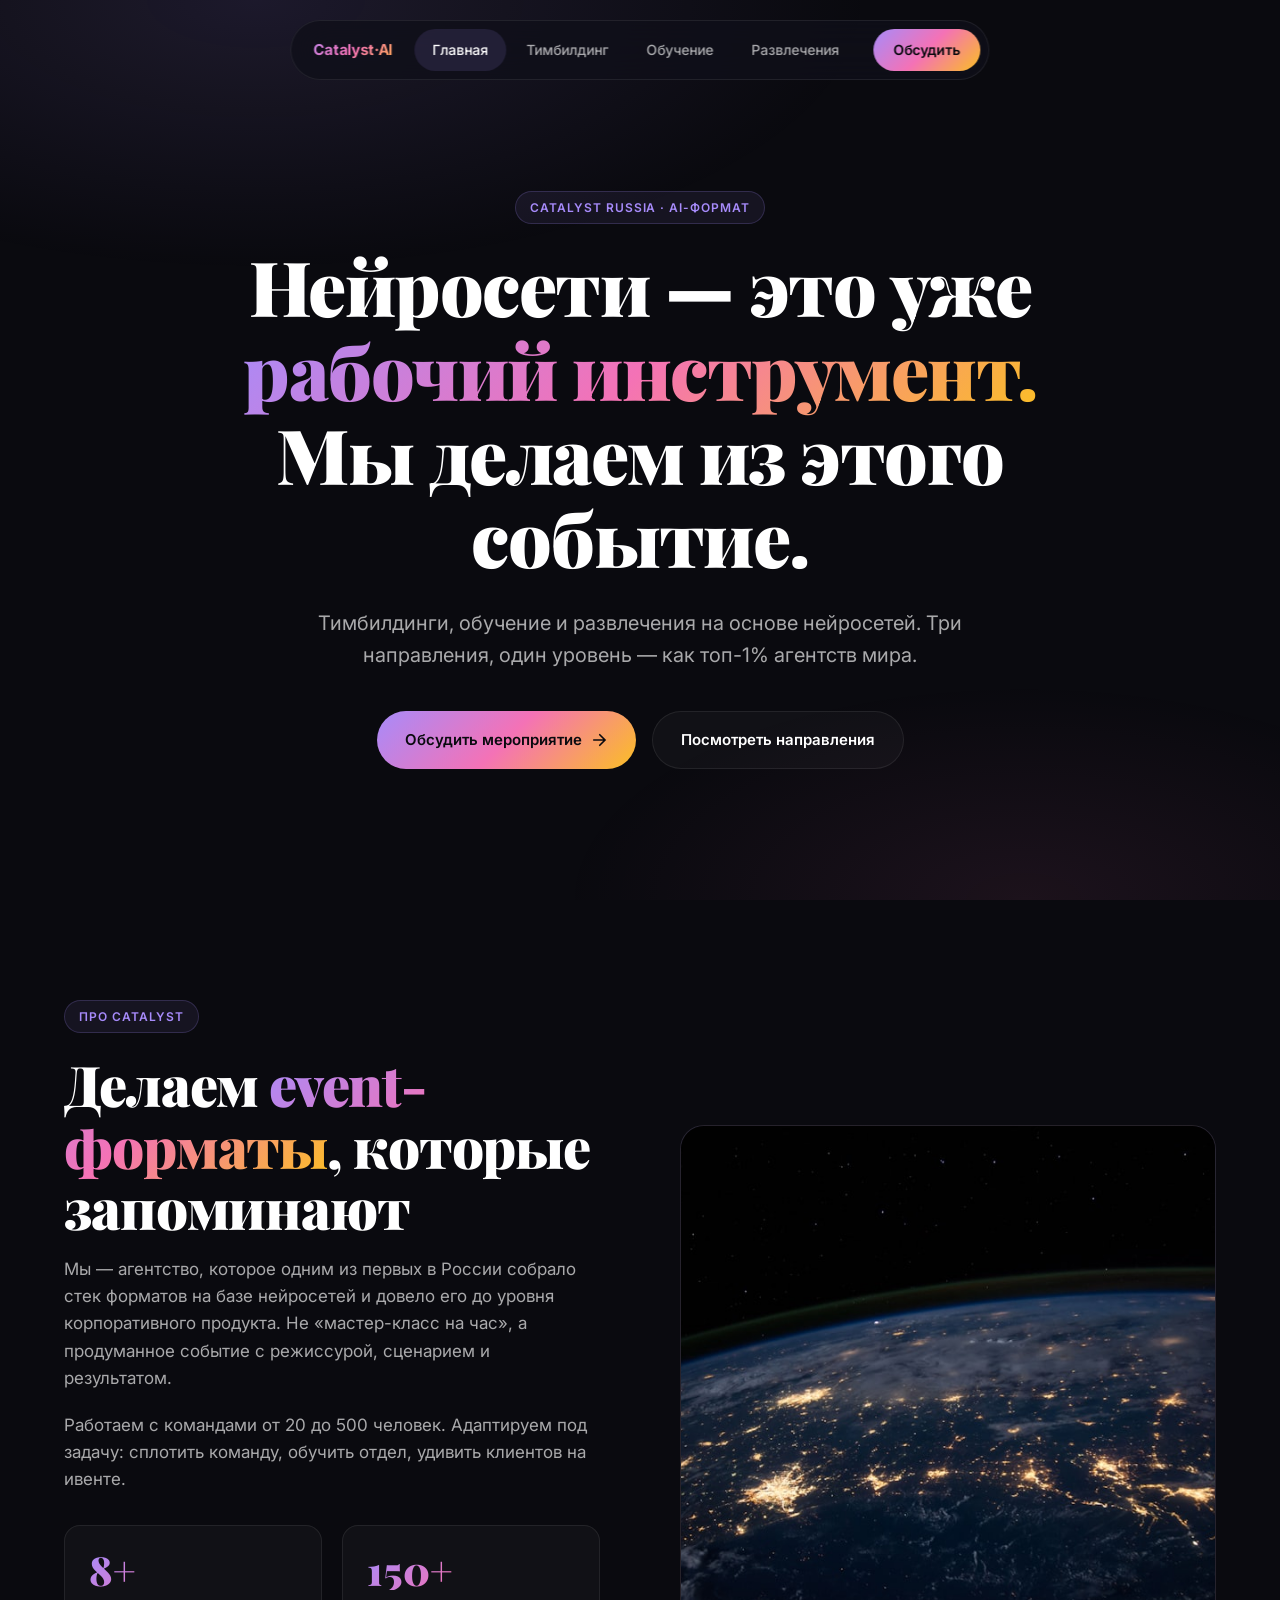
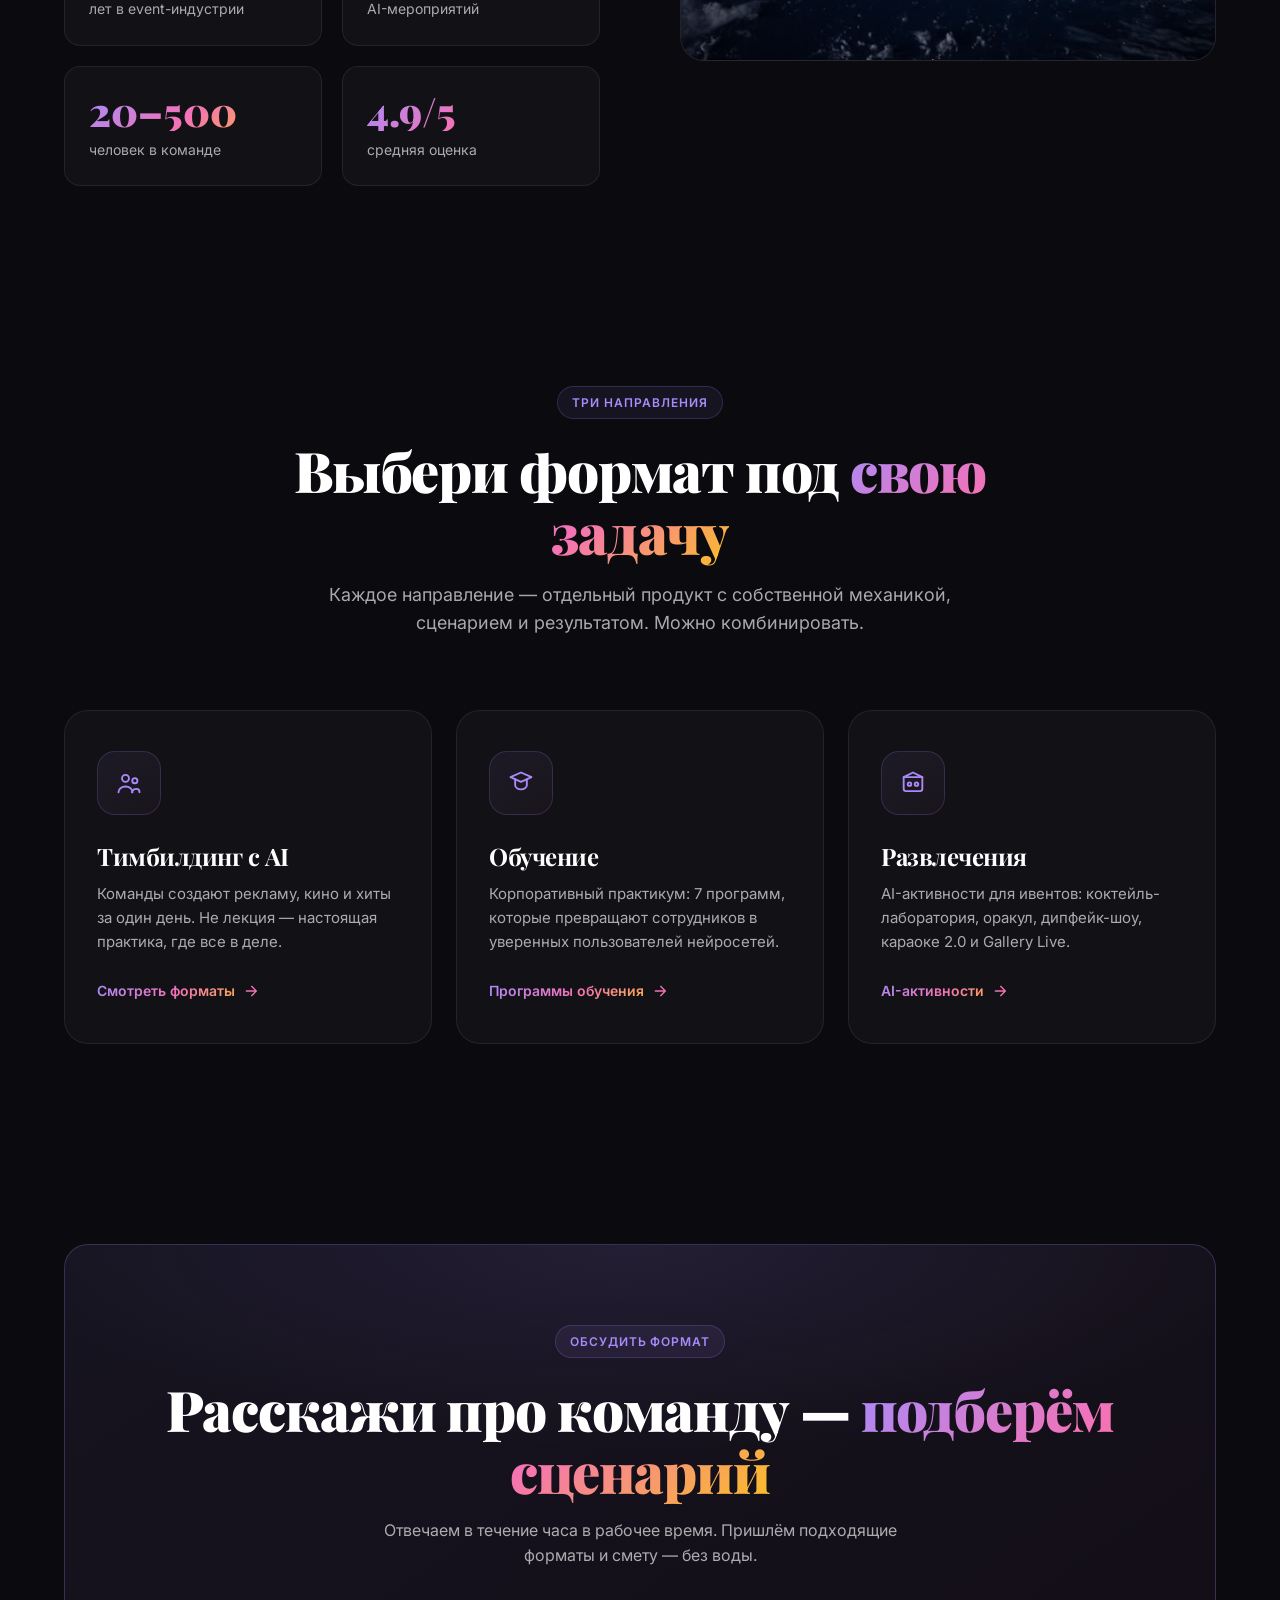
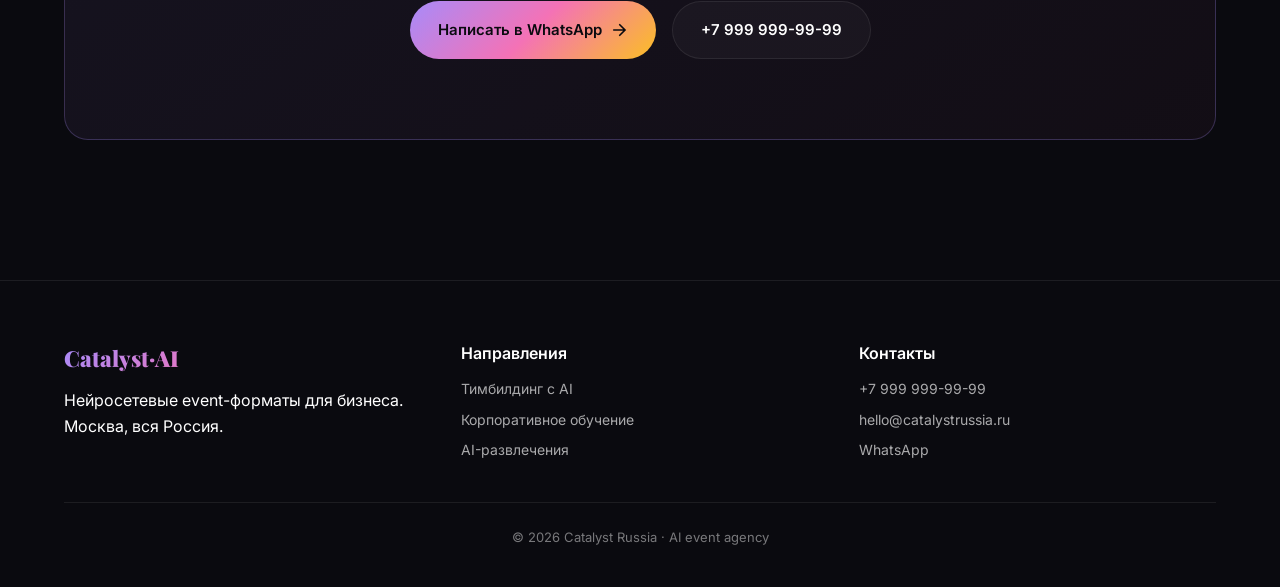
<file: index.html>
<!DOCTYPE html>
<html lang="ru">
<head>
<meta charset="UTF-8">
<meta name="viewport" content="width=device-width,initial-scale=1">
<title>Catalyst AI — нейросетевые тимбилдинги, обучение и развлечения</title>
<meta name="description" content="Catalyst Russia: три направления с нейросетями — AI-тимбилдинги, корпоративное обучение и AI-развлечения для мероприятий. Москва, вся Россия.">
<link rel="preconnect" href="https://fonts.googleapis.com">
<link rel="preconnect" href="https://fonts.gstatic.com" crossorigin>
<link href="https://fonts.googleapis.com/css2?family=Playfair+Display:wght@700;900&family=Inter:wght@400;500;600;700&display=swap" rel="stylesheet">
<link rel="stylesheet" href="styles.css">
</head>
<body>

<!-- NAV -->
<nav class="nav">
  <a href="index.html" class="nav-logo">Catalyst·AI</a>
  <div class="nav-links">
    <span class="nav-pill"></span>
    <a class="nav-link active" href="index.html">Главная</a>
    <a class="nav-link" href="teambuilding.html">Тимбилдинг</a>
    <a class="nav-link" href="obuchenie.html">Обучение</a>
    <a class="nav-link" href="razvlecheniya.html">Развлечения</a>
  </div>
  <a href="#contact" class="nav-cta">Обсудить</a>
</nav>

<!-- HERO -->
<section class="hero">
  <div class="container">
    <div class="hero-inner reveal">
      <div class="eyebrow">Catalyst Russia · AI-формат</div>
      <h1>Нейросети — это уже <span class="grad-text">рабочий инструмент.</span><br>Мы делаем из этого событие.</h1>
      <p class="hero-sub">Тимбилдинги, обучение и развлечения на основе нейросетей. Три направления, один уровень — как топ-1% агентств мира.</p>
      <div class="hero-ctas">
        <a href="#contact" class="btn btn-primary">Обсудить мероприятие
          <svg width="18" height="18" viewBox="0 0 24 24" fill="none" stroke="currentColor" stroke-width="2.2" stroke-linecap="round"><path d="M5 12h14M13 5l7 7-7 7"/></svg>
        </a>
        <a href="#directions" class="btn btn-ghost">Посмотреть направления</a>
      </div>
    </div>
  </div>
</section>

<!-- ПРО НАС -->
<section id="about">
  <div class="container">
    <div class="about">
      <div class="about-text reveal">
        <div class="eyebrow">Про Catalyst</div>
        <h2>Делаем <span class="grad-text">event-форматы</span>, которые запоминают</h2>
        <p>Мы — агентство, которое одним из первых в России собрало стек форматов на базе нейросетей и довело его до уровня корпоративного продукта. Не «мастер-класс на час», а продуманное событие с режиссурой, сценарием и результатом.</p>
        <p>Работаем с командами от 20 до 500 человек. Адаптируем под задачу: сплотить команду, обучить отдел, удивить клиентов на ивенте.</p>
        <div class="about-stats">
          <div class="about-stat"><div class="num">8+</div><div class="label">лет в event-индустрии</div></div>
          <div class="about-stat"><div class="num">150+</div><div class="label">AI-мероприятий</div></div>
          <div class="about-stat"><div class="num">20–500</div><div class="label">человек в команде</div></div>
          <div class="about-stat"><div class="num">4.9/5</div><div class="label">средняя оценка</div></div>
        </div>
      </div>
      <div class="about-visual reveal">
        <img src="photos/innovation.jpg" alt="Catalyst AI — команда">
      </div>
    </div>
  </div>
</section>

<!-- 3 НАПРАВЛЕНИЯ -->
<section id="directions">
  <div class="container">
    <div class="section-head reveal">
      <div class="eyebrow">Три направления</div>
      <h2>Выбери формат под <span class="grad-text">свою задачу</span></h2>
      <p class="lead">Каждое направление — отдельный продукт с собственной механикой, сценарием и результатом. Можно комбинировать.</p>
    </div>

    <div class="directions">
      <a href="teambuilding.html" class="dir-preview reveal">
        <div class="lin-icon">
          <svg viewBox="0 0 24 24" fill="none" stroke="url(#gd1)" stroke-linecap="round" stroke-linejoin="round">
            <defs><linearGradient id="gd1" x1="0" y1="0" x2="24" y2="24"><stop offset="0" stop-color="#A78BFA"/><stop offset=".5" stop-color="#F472B6"/><stop offset="1" stop-color="#FBBF24"/></linearGradient></defs>
            <circle cx="9" cy="8" r="3"/><circle cx="17" cy="10" r="2.2"/>
            <path d="M3 20c0-3 3-5 6-5s6 2 6 5"/><path d="M14.5 20c.5-2 2-3 4-3s2.5 1 2.5 3"/>
          </svg>
        </div>
        <h3>Тимбилдинг с AI</h3>
        <p>Команды создают рекламу, кино и хиты за один день. Не лекция — настоящая практика, где все в деле.</p>
        <span class="dir-arrow">Смотреть форматы
          <svg class="dir-arrow-icon" width="16" height="16" viewBox="0 0 24 24" fill="none" stroke-width="2" stroke-linecap="round"><path d="M5 12h14M13 5l7 7-7 7"/></svg>
        </span>
      </a>

      <a href="obuchenie.html" class="dir-preview reveal">
        <div class="lin-icon">
          <svg viewBox="0 0 24 24" fill="none" stroke="url(#gd2)" stroke-linecap="round" stroke-linejoin="round">
            <defs><linearGradient id="gd2" x1="0" y1="0" x2="24" y2="24"><stop offset="0" stop-color="#A78BFA"/><stop offset=".5" stop-color="#F472B6"/><stop offset="1" stop-color="#FBBF24"/></linearGradient></defs>
            <path d="M3 7l9-4 9 4-9 4-9-4z"/><path d="M7 9v5c0 2 2.5 3.5 5 3.5s5-1.5 5-3.5V9"/><path d="M21 7v6"/>
          </svg>
        </div>
        <h3>Обучение</h3>
        <p>Корпоративный практикум: 7 программ, которые превращают сотрудников в уверенных пользователей нейросетей.</p>
        <span class="dir-arrow">Программы обучения
          <svg class="dir-arrow-icon" width="16" height="16" viewBox="0 0 24 24" fill="none" stroke-width="2" stroke-linecap="round"><path d="M5 12h14M13 5l7 7-7 7"/></svg>
        </span>
      </a>

      <a href="razvlecheniya.html" class="dir-preview reveal">
        <div class="lin-icon">
          <svg viewBox="0 0 24 24" fill="none" stroke="url(#gd3)" stroke-linecap="round" stroke-linejoin="round">
            <defs><linearGradient id="gd3" x1="0" y1="0" x2="24" y2="24"><stop offset="0" stop-color="#A78BFA"/><stop offset=".5" stop-color="#F472B6"/><stop offset="1" stop-color="#FBBF24"/></linearGradient></defs>
            <path d="M4 7h16v10a2 2 0 0 1-2 2H6a2 2 0 0 1-2-2V7z"/><path d="M4 7l8-4 8 4"/><circle cx="9" cy="13" r="1.5"/><circle cx="15" cy="13" r="1.5"/>
          </svg>
        </div>
        <h3>Развлечения</h3>
        <p>AI-активности для ивентов: коктейль-лаборатория, оракул, дипфейк-шоу, караоке 2.0 и Gallery Live.</p>
        <span class="dir-arrow">AI-активности
          <svg class="dir-arrow-icon" width="16" height="16" viewBox="0 0 24 24" fill="none" stroke-width="2" stroke-linecap="round"><path d="M5 12h14M13 5l7 7-7 7"/></svg>
        </span>
      </a>
    </div>
  </div>
</section>

<!-- CTA -->
<section id="contact">
  <div class="container">
    <div class="cta-block reveal">
      <div class="eyebrow">Обсудить формат</div>
      <h2>Расскажи про команду — <span class="grad-text">подберём сценарий</span></h2>
      <p>Отвечаем в течение часа в рабочее время. Пришлём подходящие форматы и смету — без воды.</p>
      <div class="hero-ctas" style="justify-content:center">
        <a href="https://wa.me/79999999999" class="btn btn-primary">Написать в WhatsApp
          <svg width="18" height="18" viewBox="0 0 24 24" fill="none" stroke="currentColor" stroke-width="2.2" stroke-linecap="round"><path d="M5 12h14M13 5l7 7-7 7"/></svg>
        </a>
        <a href="tel:+79999999999" class="btn btn-ghost">+7 999 999-99-99</a>
      </div>
    </div>
  </div>
</section>

<!-- FOOTER -->
<footer>
  <div class="container">
    <div class="footer-grid">
      <div>
        <div class="footer-brand">Catalyst·AI</div>
        <p>Нейросетевые event-форматы для бизнеса. Москва, вся Россия.</p>
      </div>
      <div>
        <div style="color:var(--text);font-weight:600;margin-bottom:12px">Направления</div>
        <div class="footer-links">
          <a href="teambuilding.html">Тимбилдинг с AI</a>
          <a href="obuchenie.html">Корпоративное обучение</a>
          <a href="razvlecheniya.html">AI-развлечения</a>
        </div>
      </div>
      <div>
        <div style="color:var(--text);font-weight:600;margin-bottom:12px">Контакты</div>
        <div class="footer-links">
          <a href="tel:+79999999999">+7 999 999-99-99</a>
          <a href="mailto:hello@catalystrussia.ru">hello@catalystrussia.ru</a>
          <a href="https://wa.me/79999999999">WhatsApp</a>
        </div>
      </div>
    </div>
    <div class="footer-bottom">© 2026 Catalyst Russia · AI event agency</div>
  </div>
</footer>

<script src="app.js"></script>
</body>
</html>
</file>
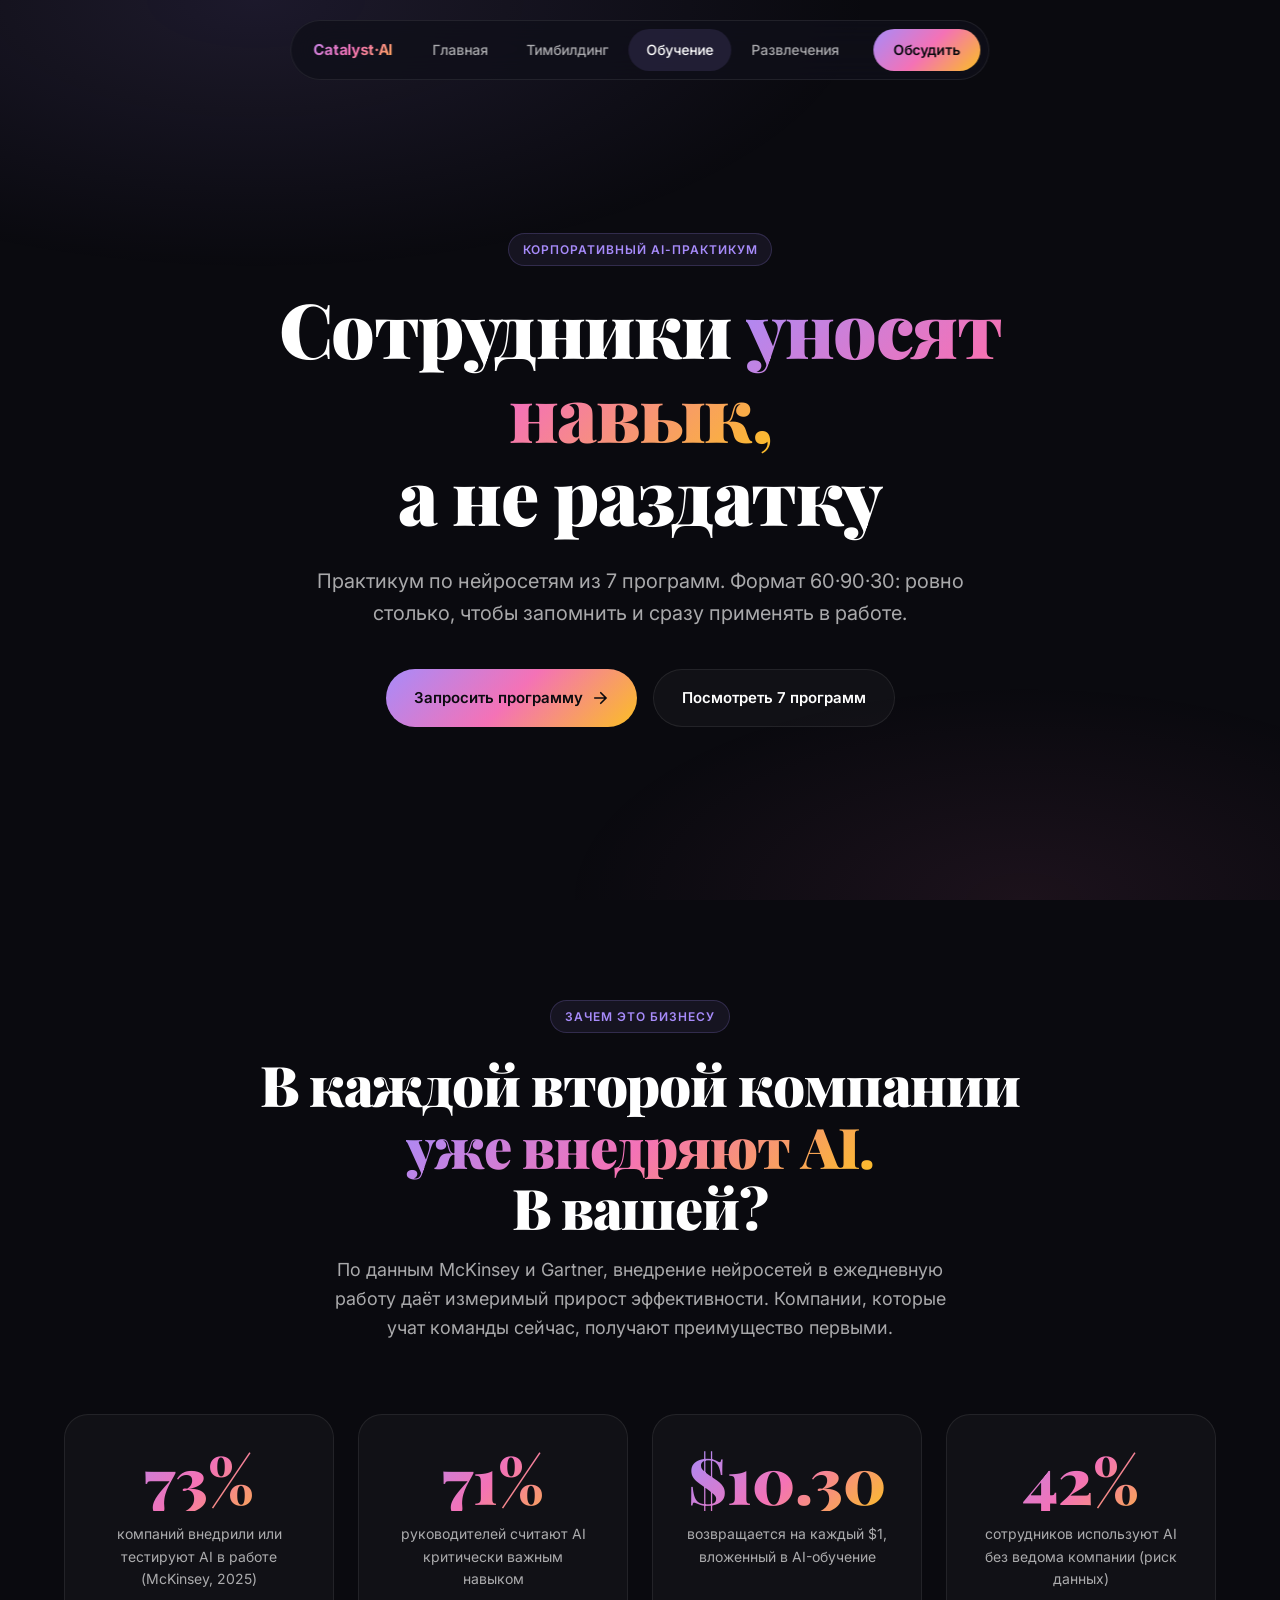
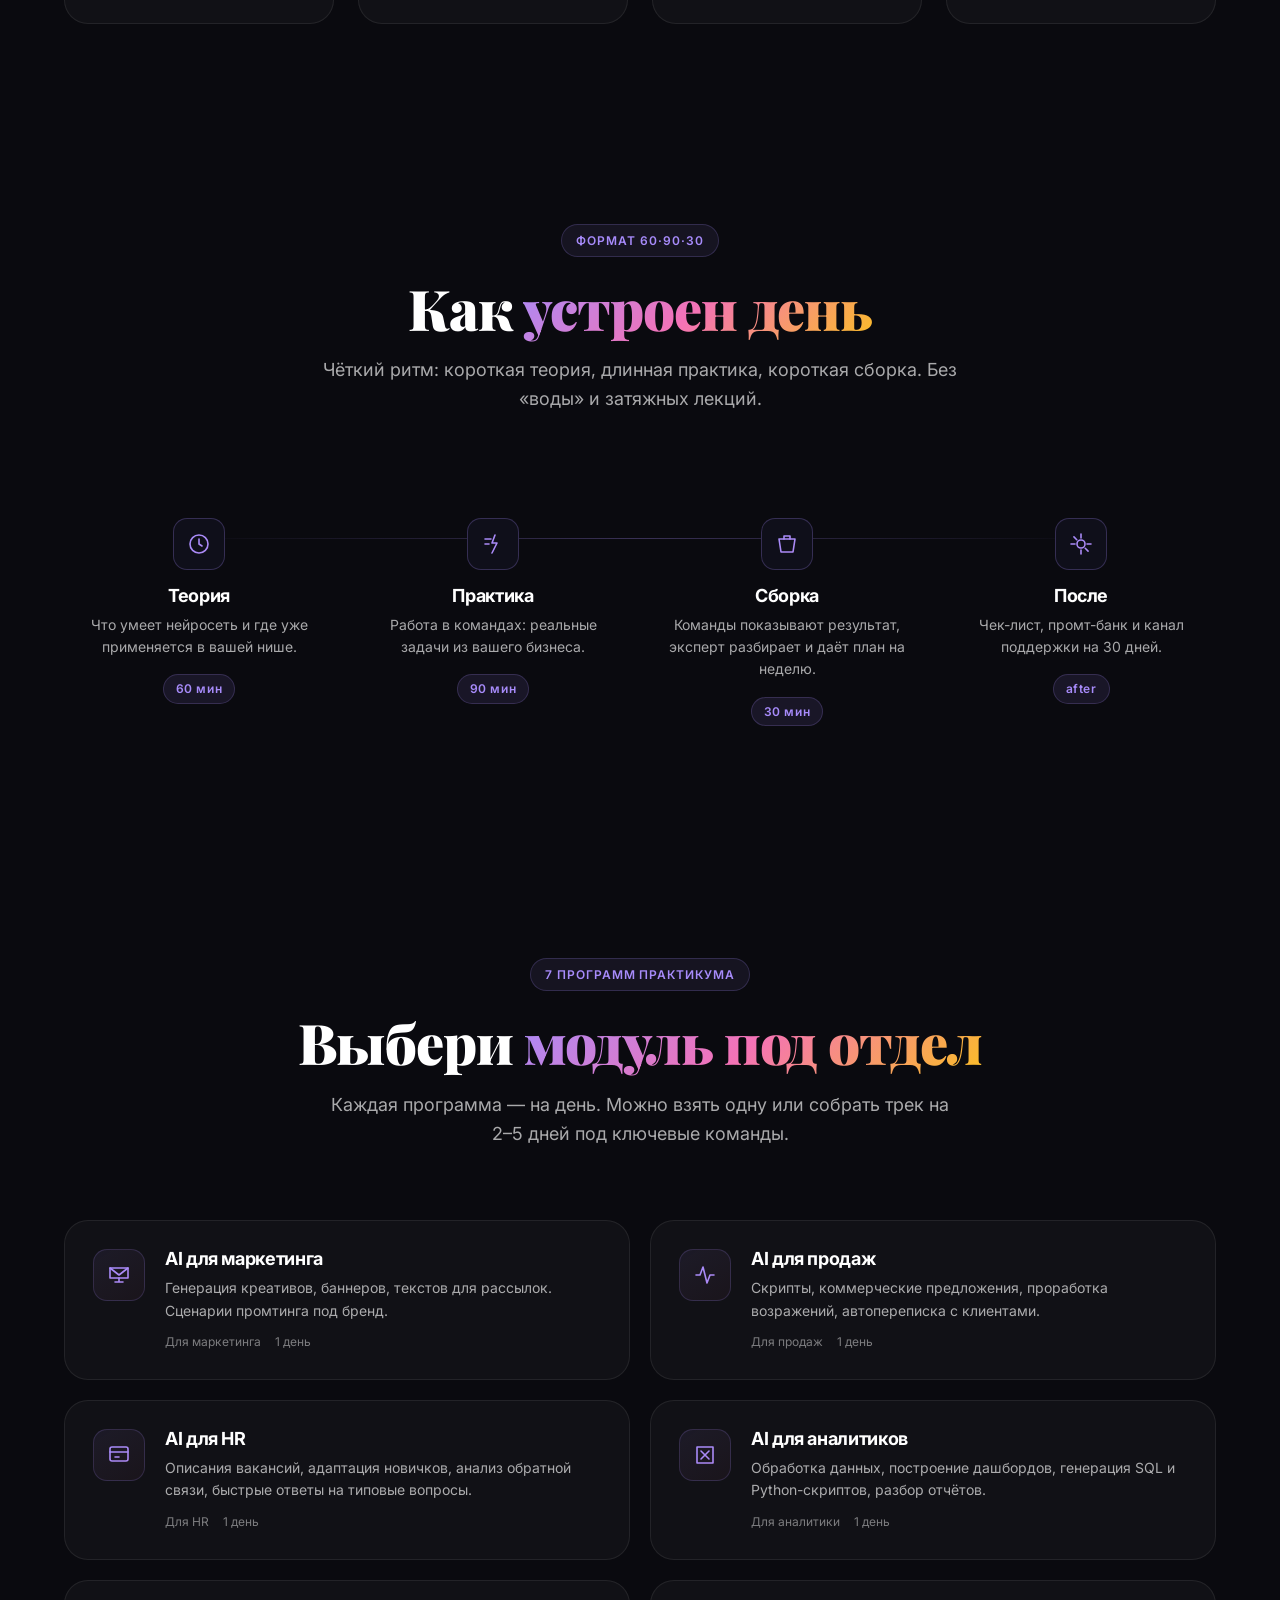
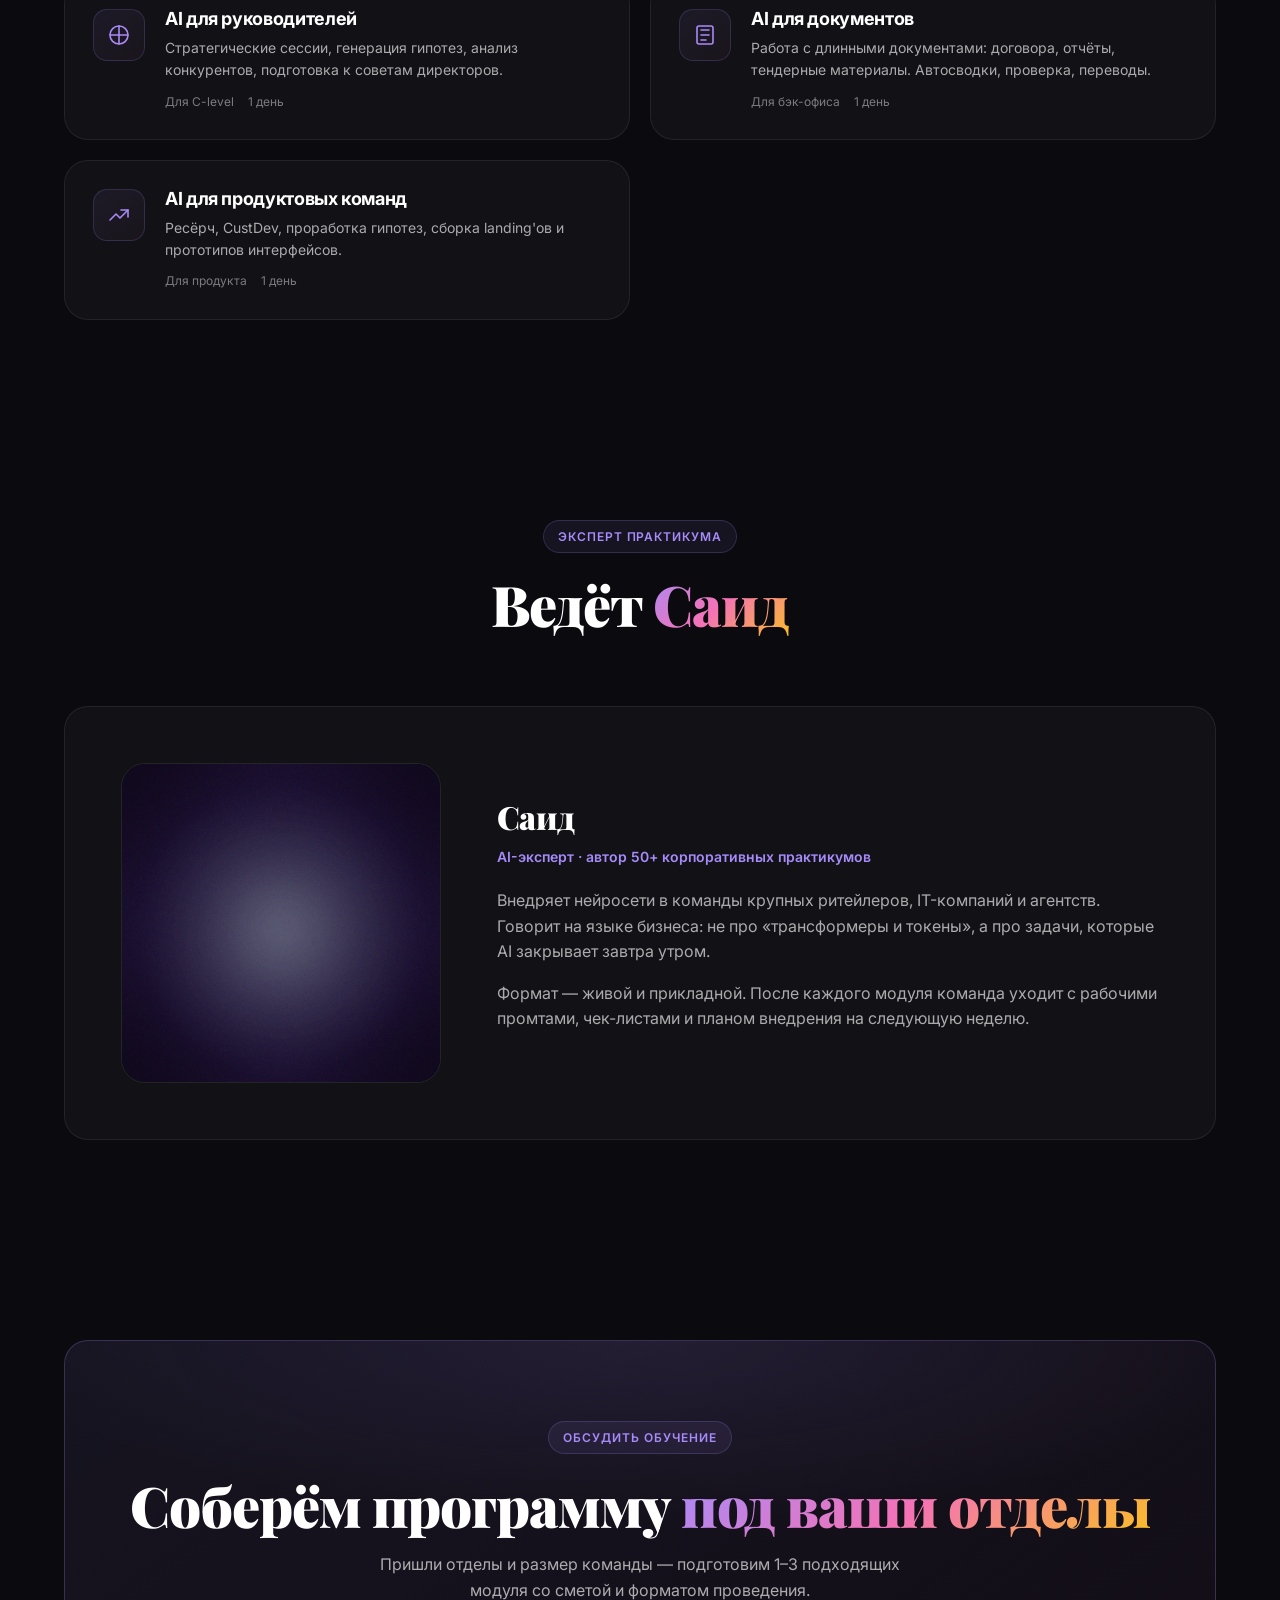
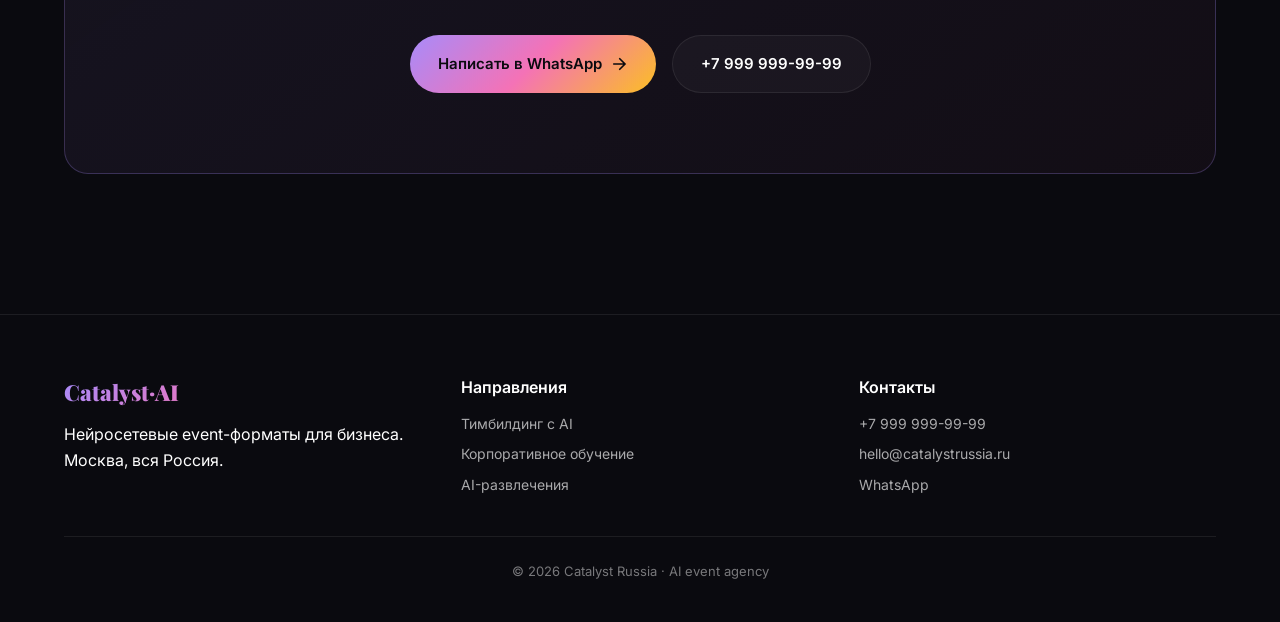
<file: obuchenie.html>
<!DOCTYPE html>
<html lang="ru">
<head>
<meta charset="UTF-8">
<meta name="viewport" content="width=device-width,initial-scale=1">
<title>Корпоративное обучение нейросетям — Catalyst Russia</title>
<meta name="description" content="Практикум по нейросетям для сотрудников: 7 программ, формат 60·90·30, эксперт Саид. Команда уходит с готовыми навыками в AI-инструментах.">
<link rel="preconnect" href="https://fonts.googleapis.com">
<link rel="preconnect" href="https://fonts.gstatic.com" crossorigin>
<link href="https://fonts.googleapis.com/css2?family=Playfair+Display:wght@700;900&family=Inter:wght@400;500;600;700&display=swap" rel="stylesheet">
<link rel="stylesheet" href="styles.css">
</head>
<body>

<nav class="nav">
  <a href="index.html" class="nav-logo">Catalyst·AI</a>
  <div class="nav-links">
    <span class="nav-pill"></span>
    <a class="nav-link" href="index.html">Главная</a>
    <a class="nav-link" href="teambuilding.html">Тимбилдинг</a>
    <a class="nav-link active" href="obuchenie.html">Обучение</a>
    <a class="nav-link" href="razvlecheniya.html">Развлечения</a>
  </div>
  <a href="#contact" class="nav-cta">Обсудить</a>
</nav>

<!-- HERO -->
<section class="hero">
  <div class="container">
    <div class="hero-inner reveal">
      <div class="eyebrow">Корпоративный AI-практикум</div>
      <h1>Сотрудники <span class="grad-text">уносят навык,</span><br>а не раздатку</h1>
      <p class="hero-sub">Практикум по нейросетям из 7 программ. Формат 60·90·30: ровно столько, чтобы запомнить и сразу применять в работе.</p>
      <div class="hero-ctas">
        <a href="#contact" class="btn btn-primary">Запросить программу
          <svg width="18" height="18" viewBox="0 0 24 24" fill="none" stroke="currentColor" stroke-width="2.2" stroke-linecap="round"><path d="M5 12h14M13 5l7 7-7 7"/></svg>
        </a>
        <a href="#programs" class="btn btn-ghost">Посмотреть 7 программ</a>
      </div>
    </div>
  </div>
</section>

<!-- В каждой второй компании -->
<section>
  <div class="container">
    <div class="section-head reveal">
      <div class="eyebrow">Зачем это бизнесу</div>
      <h2>В каждой второй компании <span class="grad-text">уже внедряют AI.</span><br>В вашей?</h2>
      <p class="lead">По данным McKinsey и Gartner, внедрение нейросетей в ежедневную работу даёт измеримый прирост эффективности. Компании, которые учат команды сейчас, получают преимущество первыми.</p>
    </div>

    <div class="stats-grid">
      <div class="stat reveal"><div class="stat-num">73%</div><div class="stat-label">компаний внедрили или тестируют AI в работе (McKinsey, 2025)</div></div>
      <div class="stat reveal"><div class="stat-num">71%</div><div class="stat-label">руководителей считают AI критически важным навыком</div></div>
      <div class="stat reveal"><div class="stat-num">$10.30</div><div class="stat-label">возвращается на каждый $1, вложенный в AI-обучение</div></div>
      <div class="stat reveal"><div class="stat-num">42%</div><div class="stat-label">сотрудников используют AI без ведома компании (риск данных)</div></div>
    </div>
  </div>
</section>

<!-- 60·90·30 TIMELINE -->
<section>
  <div class="container">
    <div class="section-head reveal">
      <div class="eyebrow">Формат 60·90·30</div>
      <h2>Как <span class="grad-text">устроен день</span></h2>
      <p class="lead">Чёткий ритм: короткая теория, длинная практика, короткая сборка. Без «воды» и затяжных лекций.</p>
    </div>

    <div class="timeline">
      <div class="tl-step reveal">
        <div class="lin-icon">
          <svg viewBox="0 0 24 24" fill="none" stroke="url(#gm1)" stroke-linecap="round" stroke-linejoin="round"><defs><linearGradient id="gm1" x1="0" y1="0" x2="24" y2="24"><stop offset="0" stop-color="#A78BFA"/><stop offset=".5" stop-color="#F472B6"/><stop offset="1" stop-color="#FBBF24"/></linearGradient></defs>
          <circle cx="12" cy="12" r="9"/><path d="M12 7v5l3 2"/></svg>
        </div>
        <h3>Теория</h3>
        <p>Что умеет нейросеть и где уже применяется в вашей нише.</p>
        <span class="tl-pill">60 мин</span>
      </div>
      <div class="tl-step reveal">
        <div class="lin-icon">
          <svg viewBox="0 0 24 24" fill="none" stroke="url(#gm2)" stroke-linecap="round" stroke-linejoin="round"><defs><linearGradient id="gm2" x1="0" y1="0" x2="24" y2="24"><stop offset="0" stop-color="#A78BFA"/><stop offset=".5" stop-color="#F472B6"/><stop offset="1" stop-color="#FBBF24"/></linearGradient></defs>
          <path d="M14 3l-3 8h5l-5 10"/><path d="M4 12h4M4 7h6"/></svg>
        </div>
        <h3>Практика</h3>
        <p>Работа в командах: реальные задачи из вашего бизнеса.</p>
        <span class="tl-pill">90 мин</span>
      </div>
      <div class="tl-step reveal">
        <div class="lin-icon">
          <svg viewBox="0 0 24 24" fill="none" stroke="url(#gm3)" stroke-linecap="round" stroke-linejoin="round"><defs><linearGradient id="gm3" x1="0" y1="0" x2="24" y2="24"><stop offset="0" stop-color="#A78BFA"/><stop offset=".5" stop-color="#F472B6"/><stop offset="1" stop-color="#FBBF24"/></linearGradient></defs>
          <path d="M4 7h16l-2 13H6L4 7z"/><path d="M9 7V4h6v3"/><path d="M9 12h6"/></svg>
        </div>
        <h3>Сборка</h3>
        <p>Команды показывают результат, эксперт разбирает и даёт план на неделю.</p>
        <span class="tl-pill">30 мин</span>
      </div>
      <div class="tl-step reveal">
        <div class="lin-icon">
          <svg viewBox="0 0 24 24" fill="none" stroke="url(#gm4)" stroke-linecap="round" stroke-linejoin="round"><defs><linearGradient id="gm4" x1="0" y1="0" x2="24" y2="24"><stop offset="0" stop-color="#A78BFA"/><stop offset=".5" stop-color="#F472B6"/><stop offset="1" stop-color="#FBBF24"/></linearGradient></defs>
          <path d="M12 2v4M12 18v4M4.93 4.93l2.83 2.83M16.24 16.24l2.83 2.83M2 12h4M18 12h4"/><circle cx="12" cy="12" r="4"/></svg>
        </div>
        <h3>После</h3>
        <p>Чек-лист, промт-банк и канал поддержки на 30 дней.</p>
        <span class="tl-pill">after</span>
      </div>
    </div>
  </div>
</section>

<!-- 7 PROGRAMS -->
<section id="programs">
  <div class="container">
    <div class="section-head reveal">
      <div class="eyebrow">7 программ практикума</div>
      <h2>Выбери <span class="grad-text">модуль под отдел</span></h2>
      <p class="lead">Каждая программа — на день. Можно взять одну или собрать трек на 2–5 дней под ключевые команды.</p>
    </div>

    <div class="programs">
      <div class="prog reveal">
        <div class="lin-icon">
          <svg viewBox="0 0 24 24" fill="none" stroke="url(#go1)" stroke-linecap="round" stroke-linejoin="round"><defs><linearGradient id="go1" x1="0" y1="0" x2="24" y2="24"><stop offset="0" stop-color="#A78BFA"/><stop offset=".5" stop-color="#F472B6"/><stop offset="1" stop-color="#FBBF24"/></linearGradient></defs>
          <path d="M3 5h18v10H3z"/><path d="M3 5l9 7 9-7"/><path d="M8 19h8M12 15v4"/></svg>
        </div>
        <div class="prog-body">
          <h3>AI для маркетинга</h3>
          <p>Генерация креативов, баннеров, текстов для рассылок. Сценарии промтинга под бренд.</p>
          <div class="prog-meta"><span>Для маркетинга</span><span>1 день</span></div>
        </div>
      </div>
      <div class="prog reveal">
        <div class="lin-icon">
          <svg viewBox="0 0 24 24" fill="none" stroke="url(#go2)" stroke-linecap="round" stroke-linejoin="round"><defs><linearGradient id="go2" x1="0" y1="0" x2="24" y2="24"><stop offset="0" stop-color="#A78BFA"/><stop offset=".5" stop-color="#F472B6"/><stop offset="1" stop-color="#FBBF24"/></linearGradient></defs>
          <path d="M3 12h4l3-8 4 16 3-8h4"/></svg>
        </div>
        <div class="prog-body">
          <h3>AI для продаж</h3>
          <p>Скрипты, коммерческие предложения, проработка возражений, автопереписка с клиентами.</p>
          <div class="prog-meta"><span>Для продаж</span><span>1 день</span></div>
        </div>
      </div>
      <div class="prog reveal">
        <div class="lin-icon">
          <svg viewBox="0 0 24 24" fill="none" stroke="url(#go3)" stroke-linecap="round" stroke-linejoin="round"><defs><linearGradient id="go3" x1="0" y1="0" x2="24" y2="24"><stop offset="0" stop-color="#A78BFA"/><stop offset=".5" stop-color="#F472B6"/><stop offset="1" stop-color="#FBBF24"/></linearGradient></defs>
          <rect x="3" y="4" width="18" height="14" rx="2"/><path d="M3 9h18M8 14h4"/></svg>
        </div>
        <div class="prog-body">
          <h3>AI для HR</h3>
          <p>Описания вакансий, адаптация новичков, анализ обратной связи, быстрые ответы на типовые вопросы.</p>
          <div class="prog-meta"><span>Для HR</span><span>1 день</span></div>
        </div>
      </div>
      <div class="prog reveal">
        <div class="lin-icon">
          <svg viewBox="0 0 24 24" fill="none" stroke="url(#go4)" stroke-linecap="round" stroke-linejoin="round"><defs><linearGradient id="go4" x1="0" y1="0" x2="24" y2="24"><stop offset="0" stop-color="#A78BFA"/><stop offset=".5" stop-color="#F472B6"/><stop offset="1" stop-color="#FBBF24"/></linearGradient></defs>
          <path d="M4 4h16v16H4z"/><path d="M8 8l8 8M16 8l-8 8"/></svg>
        </div>
        <div class="prog-body">
          <h3>AI для аналитиков</h3>
          <p>Обработка данных, построение дашбордов, генерация SQL и Python-скриптов, разбор отчётов.</p>
          <div class="prog-meta"><span>Для аналитики</span><span>1 день</span></div>
        </div>
      </div>
      <div class="prog reveal">
        <div class="lin-icon">
          <svg viewBox="0 0 24 24" fill="none" stroke="url(#go5)" stroke-linecap="round" stroke-linejoin="round"><defs><linearGradient id="go5" x1="0" y1="0" x2="24" y2="24"><stop offset="0" stop-color="#A78BFA"/><stop offset=".5" stop-color="#F472B6"/><stop offset="1" stop-color="#FBBF24"/></linearGradient></defs>
          <path d="M12 3v18M3 12h18"/><circle cx="12" cy="12" r="9"/></svg>
        </div>
        <div class="prog-body">
          <h3>AI для руководителей</h3>
          <p>Стратегические сессии, генерация гипотез, анализ конкурентов, подготовка к советам директоров.</p>
          <div class="prog-meta"><span>Для C-level</span><span>1 день</span></div>
        </div>
      </div>
      <div class="prog reveal">
        <div class="lin-icon">
          <svg viewBox="0 0 24 24" fill="none" stroke="url(#go6)" stroke-linecap="round" stroke-linejoin="round"><defs><linearGradient id="go6" x1="0" y1="0" x2="24" y2="24"><stop offset="0" stop-color="#A78BFA"/><stop offset=".5" stop-color="#F472B6"/><stop offset="1" stop-color="#FBBF24"/></linearGradient></defs>
          <rect x="4" y="3" width="16" height="18" rx="2"/><path d="M8 7h8M8 12h8M8 17h5"/></svg>
        </div>
        <div class="prog-body">
          <h3>AI для документов</h3>
          <p>Работа с длинными документами: договора, отчёты, тендерные материалы. Автосводки, проверка, переводы.</p>
          <div class="prog-meta"><span>Для бэк-офиса</span><span>1 день</span></div>
        </div>
      </div>
      <div class="prog reveal">
        <div class="lin-icon">
          <svg viewBox="0 0 24 24" fill="none" stroke="url(#go7)" stroke-linecap="round" stroke-linejoin="round"><defs><linearGradient id="go7" x1="0" y1="0" x2="24" y2="24"><stop offset="0" stop-color="#A78BFA"/><stop offset=".5" stop-color="#F472B6"/><stop offset="1" stop-color="#FBBF24"/></linearGradient></defs>
          <path d="M3 17l6-6 4 4 8-8"/><path d="M14 7h7v7"/></svg>
        </div>
        <div class="prog-body">
          <h3>AI для продуктовых команд</h3>
          <p>Ресёрч, CustDev, проработка гипотез, сборка landing'ов и прототипов интерфейсов.</p>
          <div class="prog-meta"><span>Для продукта</span><span>1 день</span></div>
        </div>
      </div>
    </div>
  </div>
</section>

<!-- EXPERT SAID -->
<section>
  <div class="container">
    <div class="section-head reveal">
      <div class="eyebrow">Эксперт практикума</div>
      <h2>Ведёт <span class="grad-text">Саид</span></h2>
    </div>
    <div class="expert reveal">
      <div class="expert-photo">
        <img src="photos/said.jpg" alt="Саид — эксперт по нейросетям">
      </div>
      <div class="expert-body">
        <h3>Саид</h3>
        <div class="expert-role">AI-эксперт · автор 50+ корпоративных практикумов</div>
        <p>Внедряет нейросети в команды крупных ритейлеров, IT-компаний и агентств. Говорит на языке бизнеса: не про «трансформеры и токены», а про задачи, которые AI закрывает завтра утром.</p>
        <p>Формат — живой и прикладной. После каждого модуля команда уходит с рабочими промтами, чек-листами и планом внедрения на следующую неделю.</p>
      </div>
    </div>
  </div>
</section>

<!-- CTA -->
<section id="contact">
  <div class="container">
    <div class="cta-block reveal">
      <div class="eyebrow">Обсудить обучение</div>
      <h2>Соберём программу <span class="grad-text">под ваши отделы</span></h2>
      <p>Пришли отделы и размер команды — подготовим 1–3 подходящих модуля со сметой и форматом проведения.</p>
      <div class="hero-ctas" style="justify-content:center">
        <a href="https://wa.me/79999999999" class="btn btn-primary">Написать в WhatsApp
          <svg width="18" height="18" viewBox="0 0 24 24" fill="none" stroke="currentColor" stroke-width="2.2" stroke-linecap="round"><path d="M5 12h14M13 5l7 7-7 7"/></svg>
        </a>
        <a href="tel:+79999999999" class="btn btn-ghost">+7 999 999-99-99</a>
      </div>
    </div>
  </div>
</section>

<footer>
  <div class="container">
    <div class="footer-grid">
      <div>
        <div class="footer-brand">Catalyst·AI</div>
        <p>Нейросетевые event-форматы для бизнеса. Москва, вся Россия.</p>
      </div>
      <div>
        <div style="color:var(--text);font-weight:600;margin-bottom:12px">Направления</div>
        <div class="footer-links">
          <a href="teambuilding.html">Тимбилдинг с AI</a>
          <a href="obuchenie.html">Корпоративное обучение</a>
          <a href="razvlecheniya.html">AI-развлечения</a>
        </div>
      </div>
      <div>
        <div style="color:var(--text);font-weight:600;margin-bottom:12px">Контакты</div>
        <div class="footer-links">
          <a href="tel:+79999999999">+7 999 999-99-99</a>
          <a href="mailto:hello@catalystrussia.ru">hello@catalystrussia.ru</a>
          <a href="https://wa.me/79999999999">WhatsApp</a>
        </div>
      </div>
    </div>
    <div class="footer-bottom">© 2026 Catalyst Russia · AI event agency</div>
  </div>
</footer>

<script src="app.js"></script>
</body>
</html>
</file>
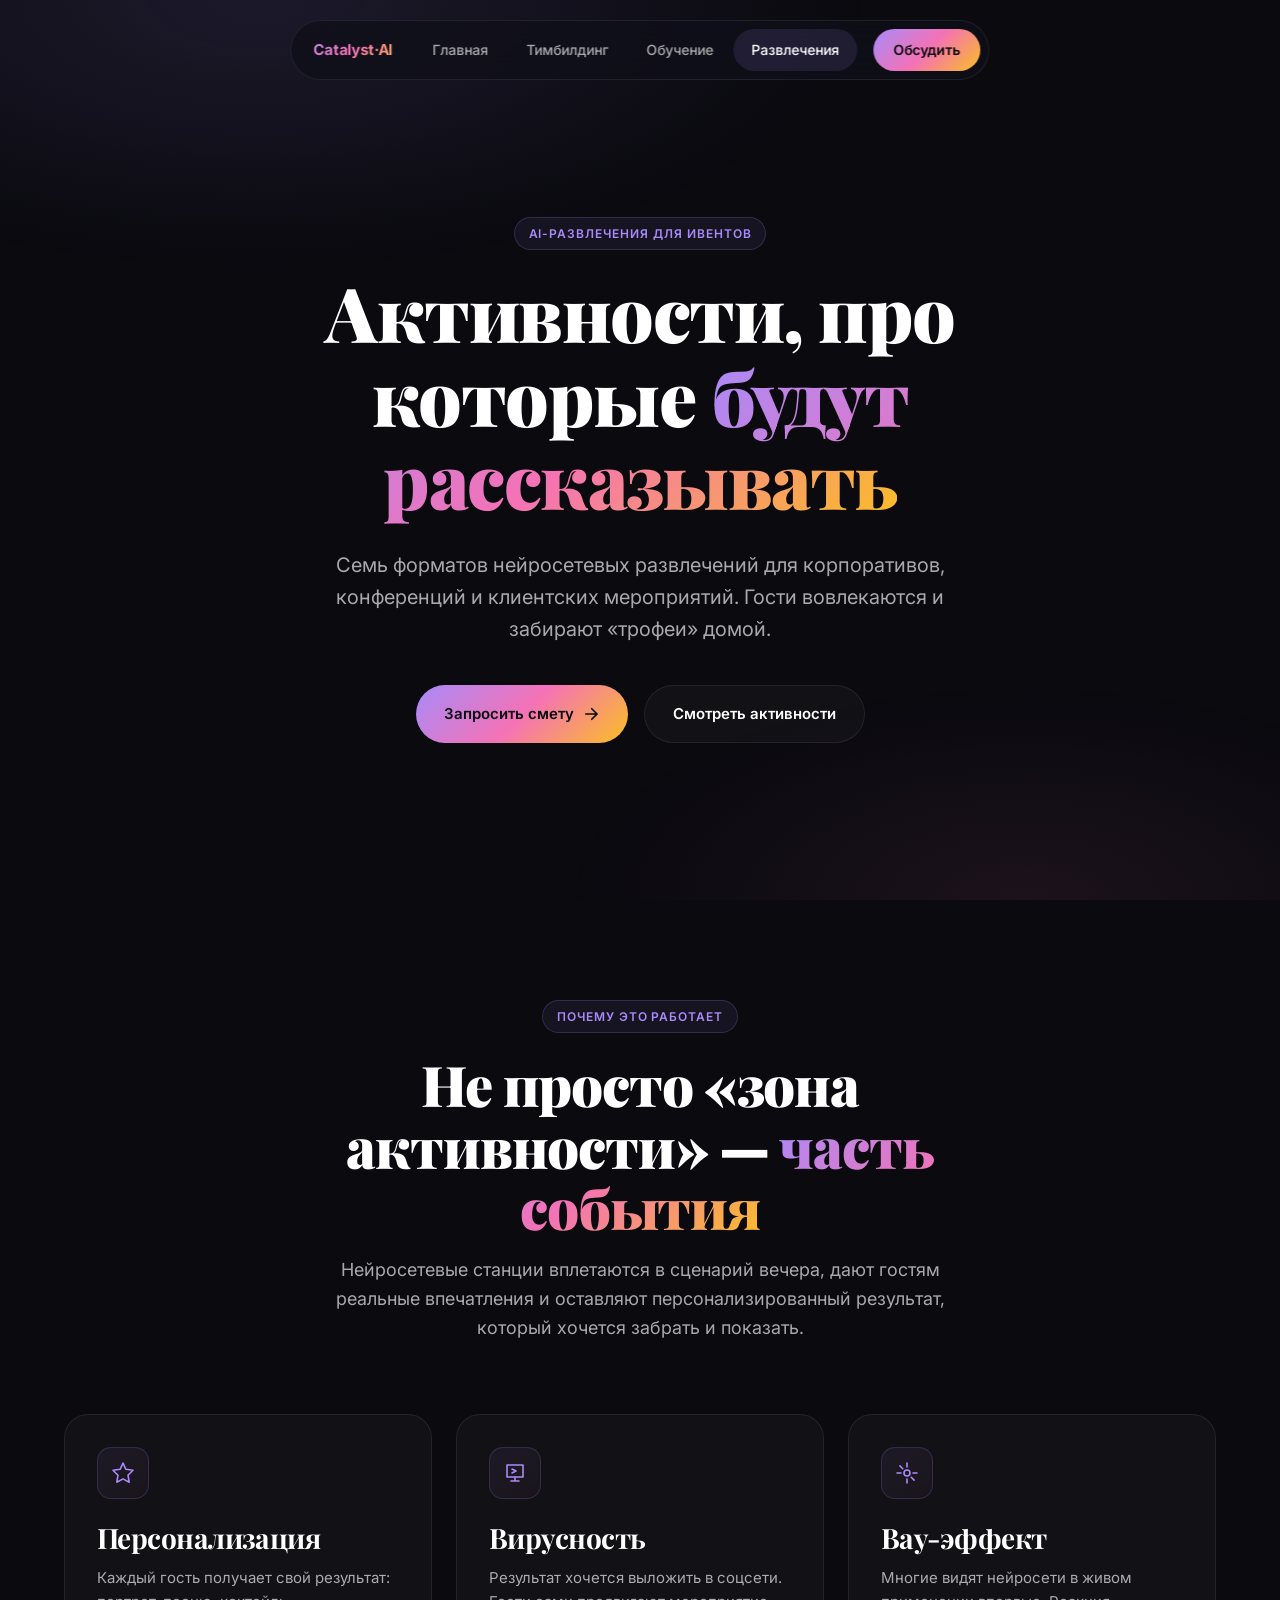
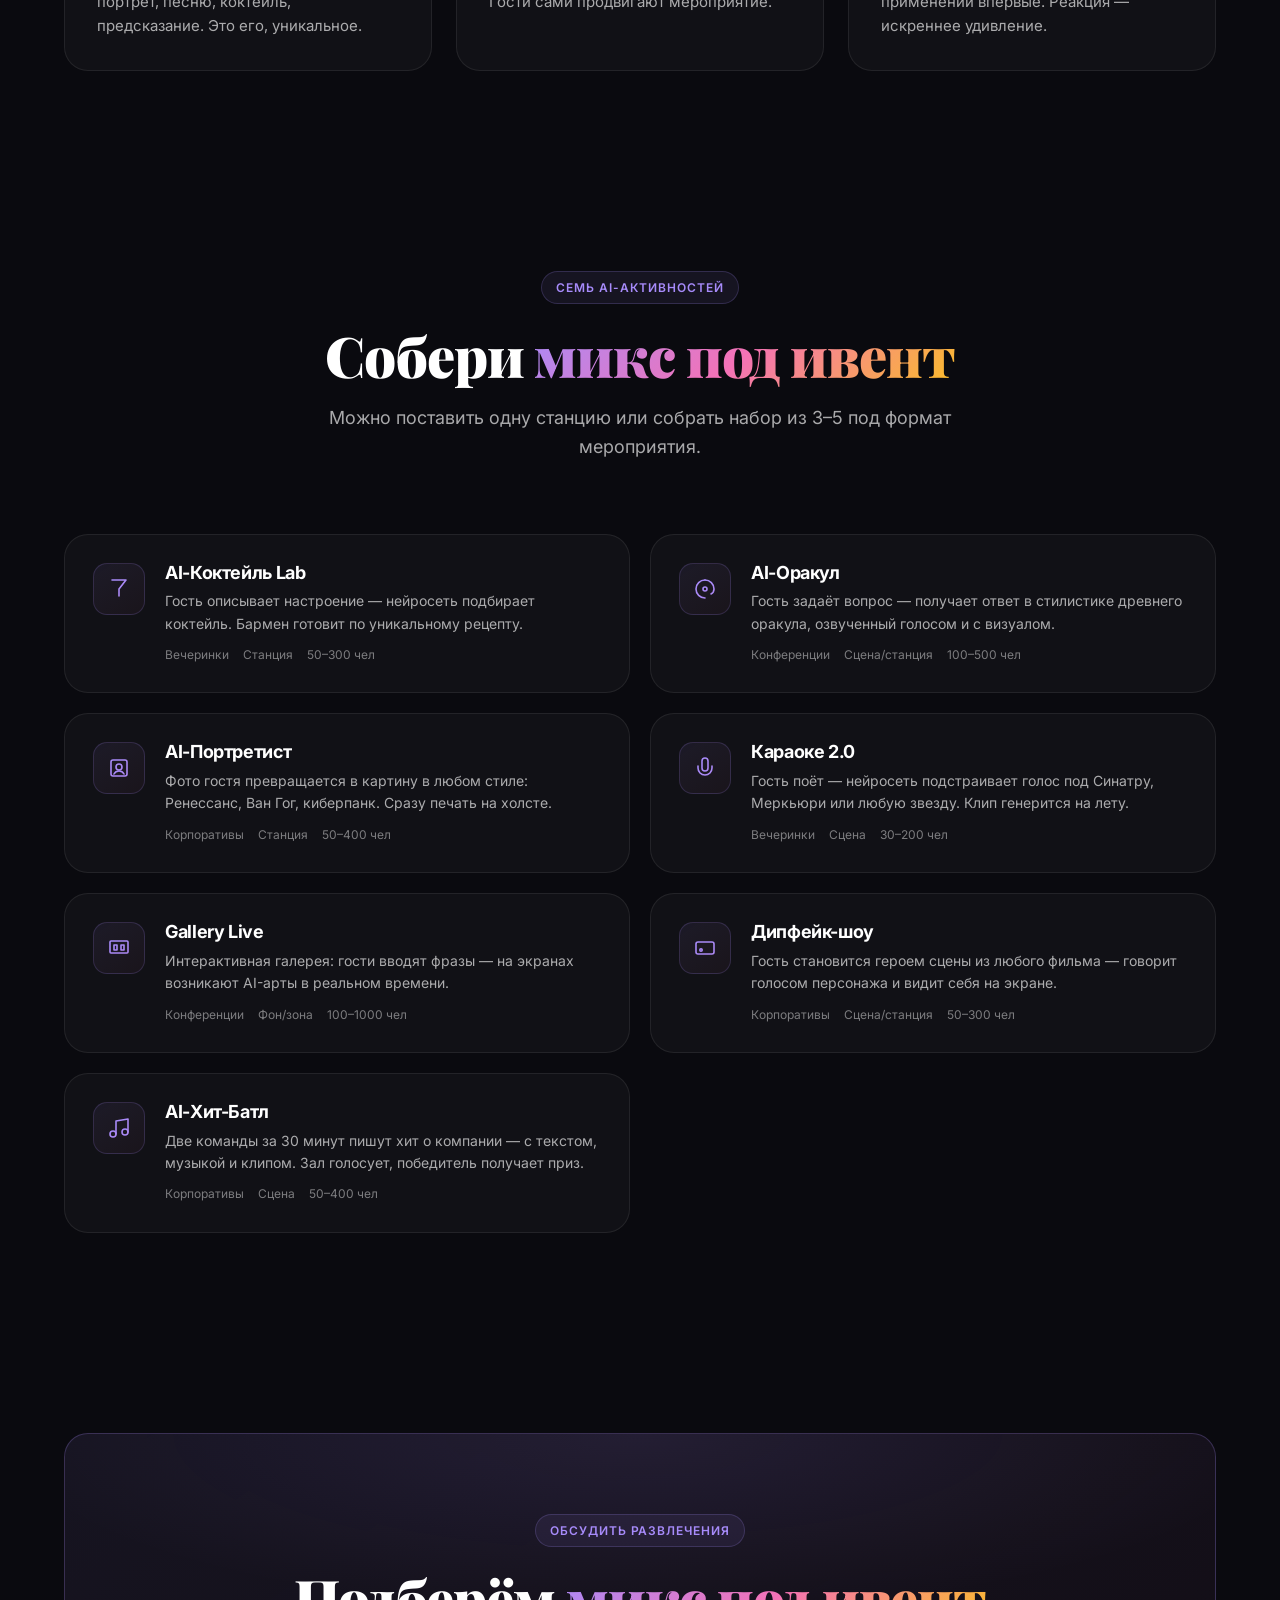
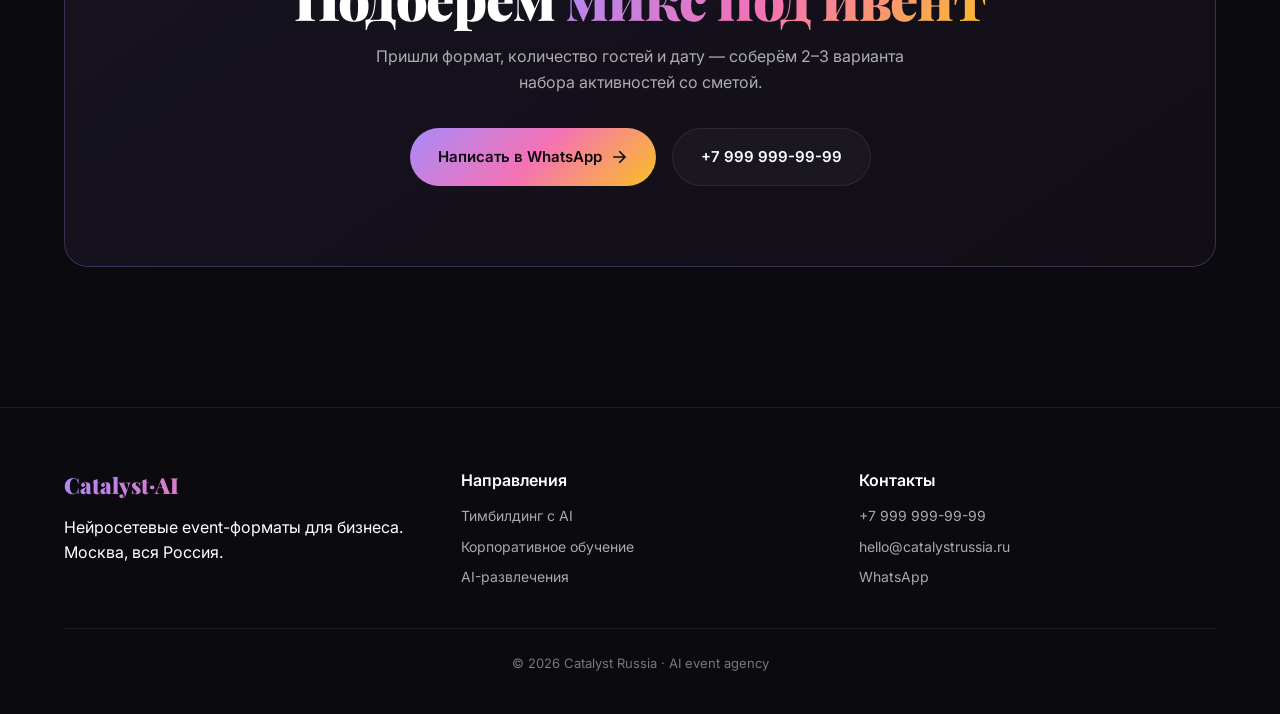
<file: razvlecheniya.html>
<!DOCTYPE html>
<html lang="ru">
<head>
<meta charset="UTF-8">
<meta name="viewport" content="width=device-width,initial-scale=1">
<title>AI-развлечения для ивентов — Catalyst Russia</title>
<meta name="description" content="Нейросетевые активности для корпоративов и ивентов: AI-Коктейль Lab, Оракул, Портретист, Караоке 2.0, Gallery Live, Дипфейк-шоу, AI-Хит-Батл.">
<link rel="preconnect" href="https://fonts.googleapis.com">
<link rel="preconnect" href="https://fonts.gstatic.com" crossorigin>
<link href="https://fonts.googleapis.com/css2?family=Playfair+Display:wght@700;900&family=Inter:wght@400;500;600;700&display=swap" rel="stylesheet">
<link rel="stylesheet" href="styles.css">
</head>
<body>

<nav class="nav">
  <a href="index.html" class="nav-logo">Catalyst·AI</a>
  <div class="nav-links">
    <span class="nav-pill"></span>
    <a class="nav-link" href="index.html">Главная</a>
    <a class="nav-link" href="teambuilding.html">Тимбилдинг</a>
    <a class="nav-link" href="obuchenie.html">Обучение</a>
    <a class="nav-link active" href="razvlecheniya.html">Развлечения</a>
  </div>
  <a href="#contact" class="nav-cta">Обсудить</a>
</nav>

<!-- HERO -->
<section class="hero">
  <div class="container">
    <div class="hero-inner reveal">
      <div class="eyebrow">AI-развлечения для ивентов</div>
      <h1>Активности, про которые <span class="grad-text">будут рассказывать</span></h1>
      <p class="hero-sub">Семь форматов нейросетевых развлечений для корпоративов, конференций и клиентских мероприятий. Гости вовлекаются и забирают «трофеи» домой.</p>
      <div class="hero-ctas">
        <a href="#contact" class="btn btn-primary">Запросить смету
          <svg width="18" height="18" viewBox="0 0 24 24" fill="none" stroke="currentColor" stroke-width="2.2" stroke-linecap="round"><path d="M5 12h14M13 5l7 7-7 7"/></svg>
        </a>
        <a href="#activities" class="btn btn-ghost">Смотреть активности</a>
      </div>
    </div>
  </div>
</section>

<!-- WHY -->
<section>
  <div class="container">
    <div class="section-head reveal">
      <div class="eyebrow">Почему это работает</div>
      <h2>Не просто «зона активности» — <span class="grad-text">часть события</span></h2>
      <p class="lead">Нейросетевые станции вплетаются в сценарий вечера, дают гостям реальные впечатления и оставляют персонализированный результат, который хочется забрать и показать.</p>
    </div>

    <div class="features-grid">
      <div class="card reveal">
        <div class="lin-icon">
          <svg viewBox="0 0 24 24" fill="none" stroke="url(#gw1)" stroke-linecap="round" stroke-linejoin="round"><defs><linearGradient id="gw1" x1="0" y1="0" x2="24" y2="24"><stop offset="0" stop-color="#A78BFA"/><stop offset=".5" stop-color="#F472B6"/><stop offset="1" stop-color="#FBBF24"/></linearGradient></defs>
          <path d="M12 2l2.9 6.3L22 9.3l-5 4.9 1.2 7-6.2-3.3-6.2 3.3L7 14.2 2 9.3l7.1-1z"/></svg>
        </div>
        <h3>Персонализация</h3>
        <p>Каждый гость получает свой результат: портрет, песню, коктейль, предсказание. Это его, уникальное.</p>
      </div>
      <div class="card reveal">
        <div class="lin-icon">
          <svg viewBox="0 0 24 24" fill="none" stroke="url(#gw2)" stroke-linecap="round" stroke-linejoin="round"><defs><linearGradient id="gw2" x1="0" y1="0" x2="24" y2="24"><stop offset="0" stop-color="#A78BFA"/><stop offset=".5" stop-color="#F472B6"/><stop offset="1" stop-color="#FBBF24"/></linearGradient></defs>
          <path d="M4 4h16v12H4z"/><path d="M8 20h8M12 16v4"/><path d="M9 8l4 2-4 2"/></svg>
        </div>
        <h3>Вирусность</h3>
        <p>Результат хочется выложить в соцсети. Гости сами продвигают мероприятие.</p>
      </div>
      <div class="card reveal">
        <div class="lin-icon">
          <svg viewBox="0 0 24 24" fill="none" stroke="url(#gw3)" stroke-linecap="round" stroke-linejoin="round"><defs><linearGradient id="gw3" x1="0" y1="0" x2="24" y2="24"><stop offset="0" stop-color="#A78BFA"/><stop offset=".5" stop-color="#F472B6"/><stop offset="1" stop-color="#FBBF24"/></linearGradient></defs>
          <path d="M12 2v4M12 18v4M4.93 4.93l2.83 2.83M16.24 16.24l2.83 2.83M2 12h4M18 12h4"/><circle cx="12" cy="12" r="3"/></svg>
        </div>
        <h3>Вау-эффект</h3>
        <p>Многие видят нейросети в живом применении впервые. Реакция — искреннее удивление.</p>
      </div>
    </div>
  </div>
</section>

<!-- 7 ACTIVITIES -->
<section id="activities">
  <div class="container">
    <div class="section-head reveal">
      <div class="eyebrow">Семь AI-активностей</div>
      <h2>Собери <span class="grad-text">микс под ивент</span></h2>
      <p class="lead">Можно поставить одну станцию или собрать набор из 3–5 под формат мероприятия.</p>
    </div>

    <div class="programs">
      <div class="prog reveal">
        <div class="lin-icon">
          <svg viewBox="0 0 24 24" fill="none" stroke="url(#gr1)" stroke-linecap="round" stroke-linejoin="round"><defs><linearGradient id="gr1" x1="0" y1="0" x2="24" y2="24"><stop offset="0" stop-color="#A78BFA"/><stop offset=".5" stop-color="#F472B6"/><stop offset="1" stop-color="#FBBF24"/></linearGradient></defs>
          <path d="M5 3h14l-7 9v7"/><path d="M8 19h8"/></svg>
        </div>
        <div class="prog-body">
          <h3>AI-Коктейль Lab</h3>
          <p>Гость описывает настроение — нейросеть подбирает коктейль. Бармен готовит по уникальному рецепту.</p>
          <div class="prog-meta"><span>Вечеринки</span><span>Станция</span><span>50–300 чел</span></div>
        </div>
      </div>

      <div class="prog reveal">
        <div class="lin-icon">
          <svg viewBox="0 0 24 24" fill="none" stroke="url(#gr2)" stroke-linecap="round" stroke-linejoin="round"><defs><linearGradient id="gr2" x1="0" y1="0" x2="24" y2="24"><stop offset="0" stop-color="#A78BFA"/><stop offset=".5" stop-color="#F472B6"/><stop offset="1" stop-color="#FBBF24"/></linearGradient></defs>
          <path d="M12 3a9 9 0 0 0-9 9 9 9 0 0 0 9 9"/><path d="M12 3a9 9 0 0 1 9 9c0 2-1 4-3 5"/><circle cx="12" cy="12" r="2"/></svg>
        </div>
        <div class="prog-body">
          <h3>AI-Оракул</h3>
          <p>Гость задаёт вопрос — получает ответ в стилистике древнего оракула, озвученный голосом и с визуалом.</p>
          <div class="prog-meta"><span>Конференции</span><span>Сцена/станция</span><span>100–500 чел</span></div>
        </div>
      </div>

      <div class="prog reveal">
        <div class="lin-icon">
          <svg viewBox="0 0 24 24" fill="none" stroke="url(#gr3)" stroke-linecap="round" stroke-linejoin="round"><defs><linearGradient id="gr3" x1="0" y1="0" x2="24" y2="24"><stop offset="0" stop-color="#A78BFA"/><stop offset=".5" stop-color="#F472B6"/><stop offset="1" stop-color="#FBBF24"/></linearGradient></defs>
          <rect x="4" y="4" width="16" height="16" rx="2"/><circle cx="12" cy="11" r="3"/><path d="M7 18c1-2 3-3 5-3s4 1 5 3"/></svg>
        </div>
        <div class="prog-body">
          <h3>AI-Портретист</h3>
          <p>Фото гостя превращается в картину в любом стиле: Ренессанс, Ван Гог, киберпанк. Сразу печать на холсте.</p>
          <div class="prog-meta"><span>Корпоративы</span><span>Станция</span><span>50–400 чел</span></div>
        </div>
      </div>

      <div class="prog reveal">
        <div class="lin-icon">
          <svg viewBox="0 0 24 24" fill="none" stroke="url(#gr4)" stroke-linecap="round" stroke-linejoin="round"><defs><linearGradient id="gr4" x1="0" y1="0" x2="24" y2="24"><stop offset="0" stop-color="#A78BFA"/><stop offset=".5" stop-color="#F472B6"/><stop offset="1" stop-color="#FBBF24"/></linearGradient></defs>
          <path d="M12 2a3 3 0 0 0-3 3v7a3 3 0 0 0 6 0V5a3 3 0 0 0-3-3z"/><path d="M19 10v2a7 7 0 0 1-14 0v-2"/><path d="M12 19v3"/></svg>
        </div>
        <div class="prog-body">
          <h3>Караоке 2.0</h3>
          <p>Гость поёт — нейросеть подстраивает голос под Синатру, Меркьюри или любую звезду. Клип генерится на лету.</p>
          <div class="prog-meta"><span>Вечеринки</span><span>Сцена</span><span>30–200 чел</span></div>
        </div>
      </div>

      <div class="prog reveal">
        <div class="lin-icon">
          <svg viewBox="0 0 24 24" fill="none" stroke="url(#gr5)" stroke-linecap="round" stroke-linejoin="round"><defs><linearGradient id="gr5" x1="0" y1="0" x2="24" y2="24"><stop offset="0" stop-color="#A78BFA"/><stop offset=".5" stop-color="#F472B6"/><stop offset="1" stop-color="#FBBF24"/></linearGradient></defs>
          <rect x="3" y="5" width="18" height="12" rx="1"/><path d="M7 9h3v5H7zM14 9h3v5h-3z"/></svg>
        </div>
        <div class="prog-body">
          <h3>Gallery Live</h3>
          <p>Интерактивная галерея: гости вводят фразы — на экранах возникают AI-арты в реальном времени.</p>
          <div class="prog-meta"><span>Конференции</span><span>Фон/зона</span><span>100–1000 чел</span></div>
        </div>
      </div>

      <div class="prog reveal">
        <div class="lin-icon">
          <svg viewBox="0 0 24 24" fill="none" stroke="url(#gr6)" stroke-linecap="round" stroke-linejoin="round"><defs><linearGradient id="gr6" x1="0" y1="0" x2="24" y2="24"><stop offset="0" stop-color="#A78BFA"/><stop offset=".5" stop-color="#F472B6"/><stop offset="1" stop-color="#FBBF24"/></linearGradient></defs>
          <rect x="3" y="6" width="18" height="12" rx="2"/><path d="M3 10h18"/><circle cx="8" cy="14" r="1.2"/></svg>
        </div>
        <div class="prog-body">
          <h3>Дипфейк-шоу</h3>
          <p>Гость становится героем сцены из любого фильма — говорит голосом персонажа и видит себя на экране.</p>
          <div class="prog-meta"><span>Корпоративы</span><span>Сцена/станция</span><span>50–300 чел</span></div>
        </div>
      </div>

      <div class="prog reveal">
        <div class="lin-icon">
          <svg viewBox="0 0 24 24" fill="none" stroke="url(#gr7)" stroke-linecap="round" stroke-linejoin="round"><defs><linearGradient id="gr7" x1="0" y1="0" x2="24" y2="24"><stop offset="0" stop-color="#A78BFA"/><stop offset=".5" stop-color="#F472B6"/><stop offset="1" stop-color="#FBBF24"/></linearGradient></defs>
          <path d="M9 18V5l12-2v13"/><circle cx="6" cy="18" r="3"/><circle cx="18" cy="16" r="3"/></svg>
        </div>
        <div class="prog-body">
          <h3>AI-Хит-Батл</h3>
          <p>Две команды за 30 минут пишут хит о компании — с текстом, музыкой и клипом. Зал голосует, победитель получает приз.</p>
          <div class="prog-meta"><span>Корпоративы</span><span>Сцена</span><span>50–400 чел</span></div>
        </div>
      </div>
    </div>
  </div>
</section>

<!-- CTA -->
<section id="contact">
  <div class="container">
    <div class="cta-block reveal">
      <div class="eyebrow">Обсудить развлечения</div>
      <h2>Подберём <span class="grad-text">микс под ивент</span></h2>
      <p>Пришли формат, количество гостей и дату — соберём 2–3 варианта набора активностей со сметой.</p>
      <div class="hero-ctas" style="justify-content:center">
        <a href="https://wa.me/79999999999" class="btn btn-primary">Написать в WhatsApp
          <svg width="18" height="18" viewBox="0 0 24 24" fill="none" stroke="currentColor" stroke-width="2.2" stroke-linecap="round"><path d="M5 12h14M13 5l7 7-7 7"/></svg>
        </a>
        <a href="tel:+79999999999" class="btn btn-ghost">+7 999 999-99-99</a>
      </div>
    </div>
  </div>
</section>

<footer>
  <div class="container">
    <div class="footer-grid">
      <div>
        <div class="footer-brand">Catalyst·AI</div>
        <p>Нейросетевые event-форматы для бизнеса. Москва, вся Россия.</p>
      </div>
      <div>
        <div style="color:var(--text);font-weight:600;margin-bottom:12px">Направления</div>
        <div class="footer-links">
          <a href="teambuilding.html">Тимбилдинг с AI</a>
          <a href="obuchenie.html">Корпоративное обучение</a>
          <a href="razvlecheniya.html">AI-развлечения</a>
        </div>
      </div>
      <div>
        <div style="color:var(--text);font-weight:600;margin-bottom:12px">Контакты</div>
        <div class="footer-links">
          <a href="tel:+79999999999">+7 999 999-99-99</a>
          <a href="mailto:hello@catalystrussia.ru">hello@catalystrussia.ru</a>
          <a href="https://wa.me/79999999999">WhatsApp</a>
        </div>
      </div>
    </div>
    <div class="footer-bottom">© 2026 Catalyst Russia · AI event agency</div>
  </div>
</footer>

<script src="app.js"></script>
</body>
</html>
</file>
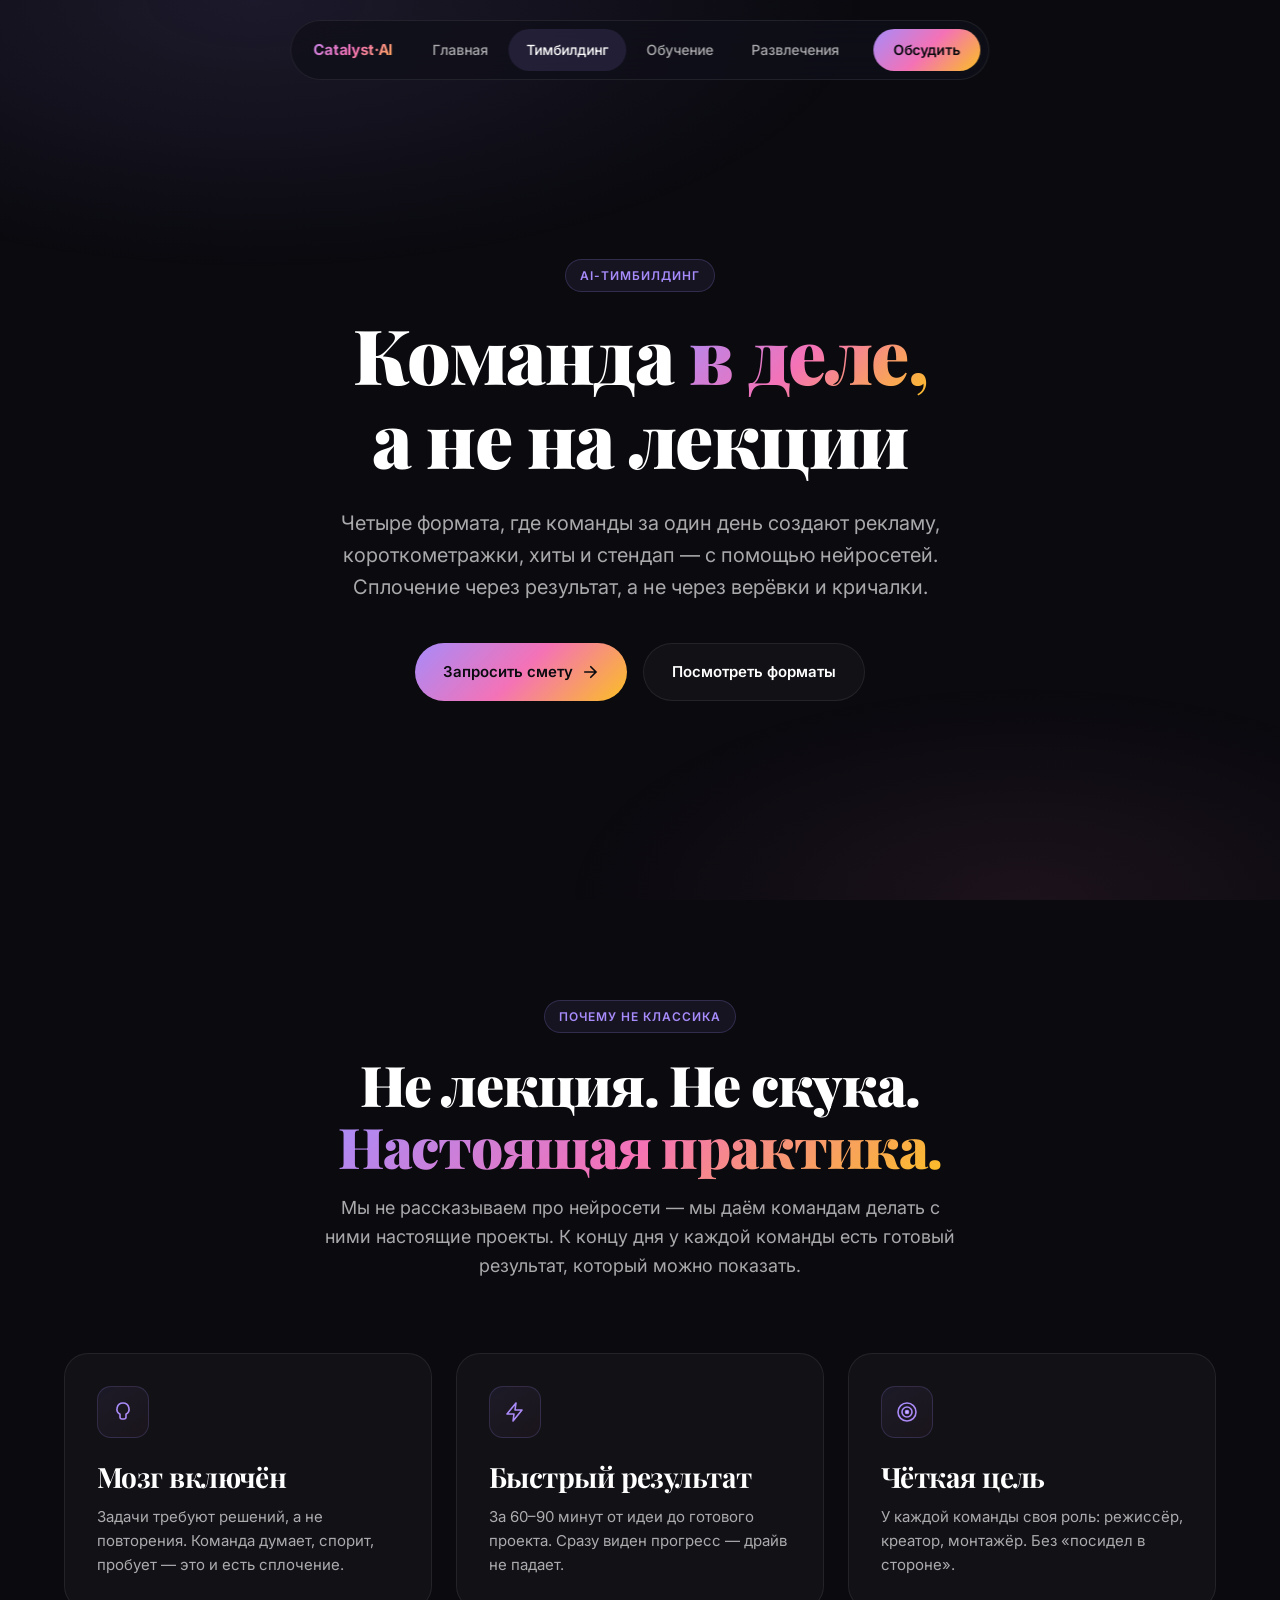
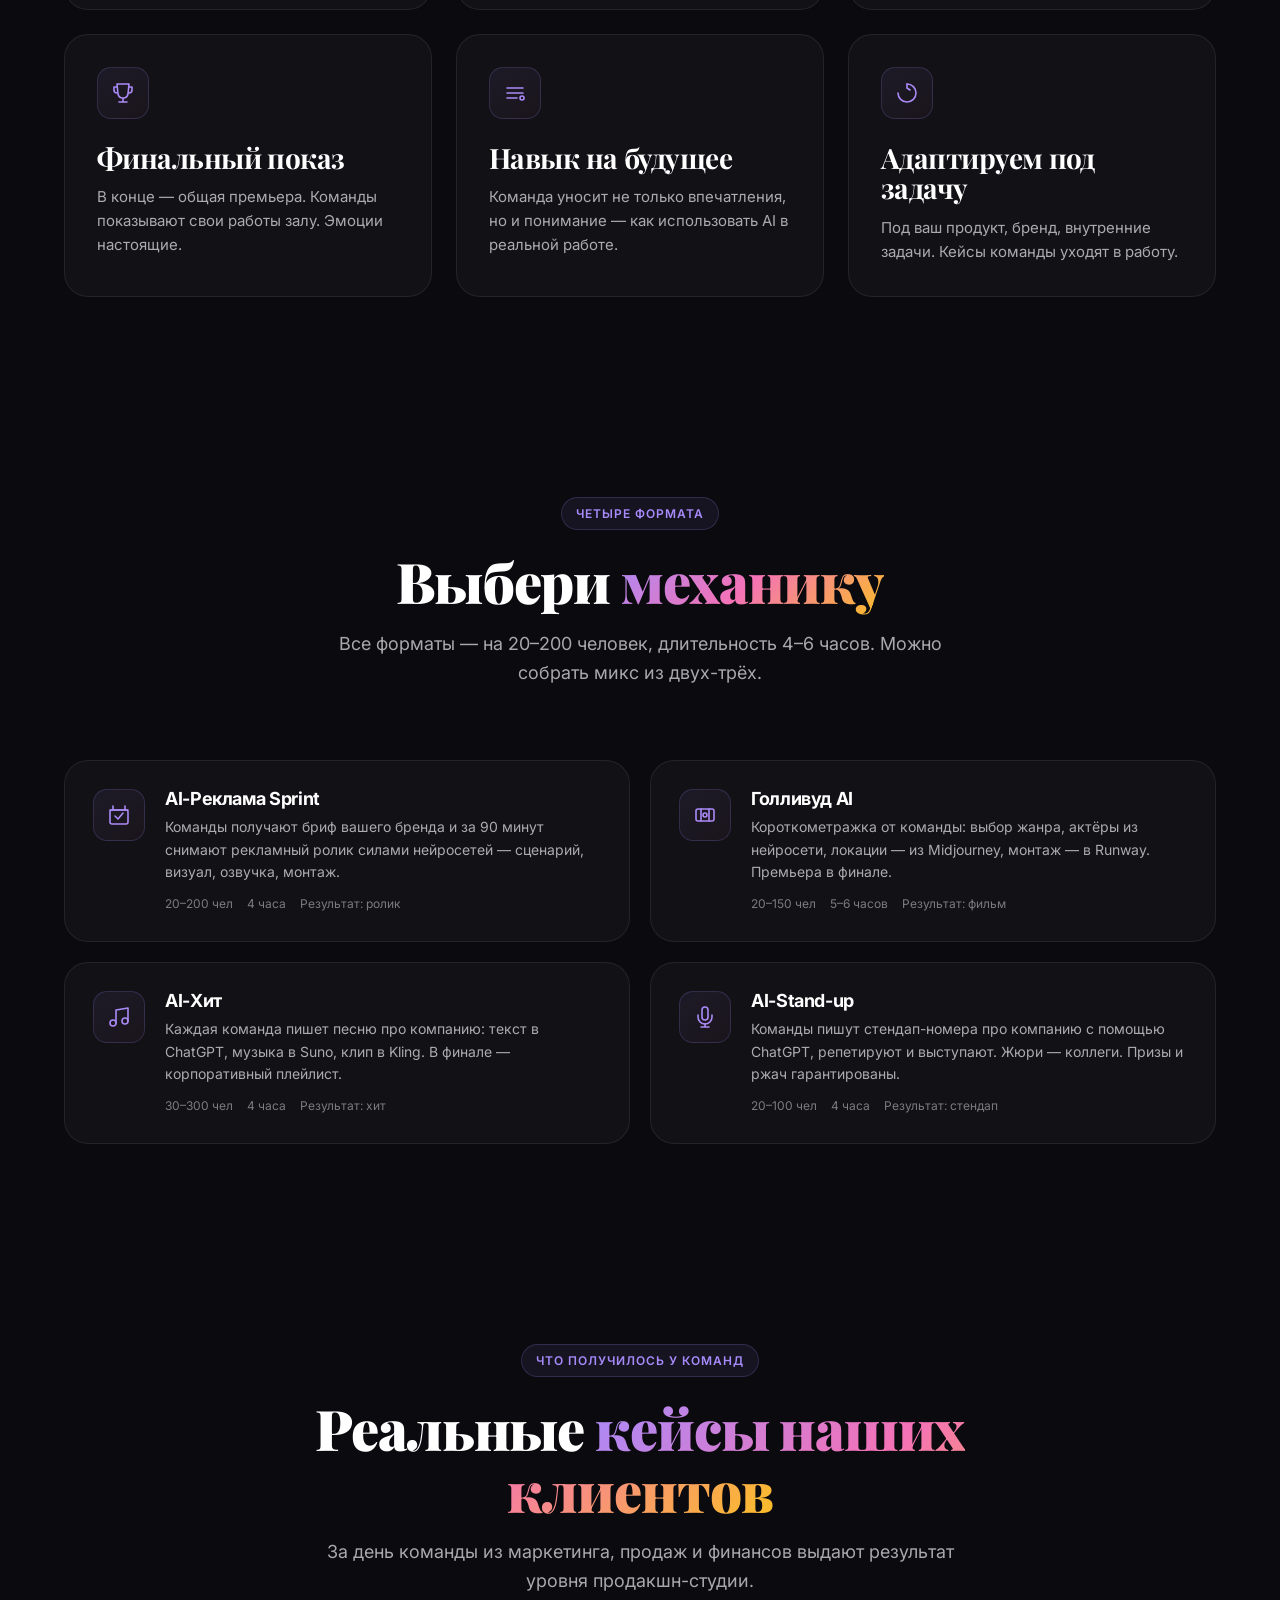
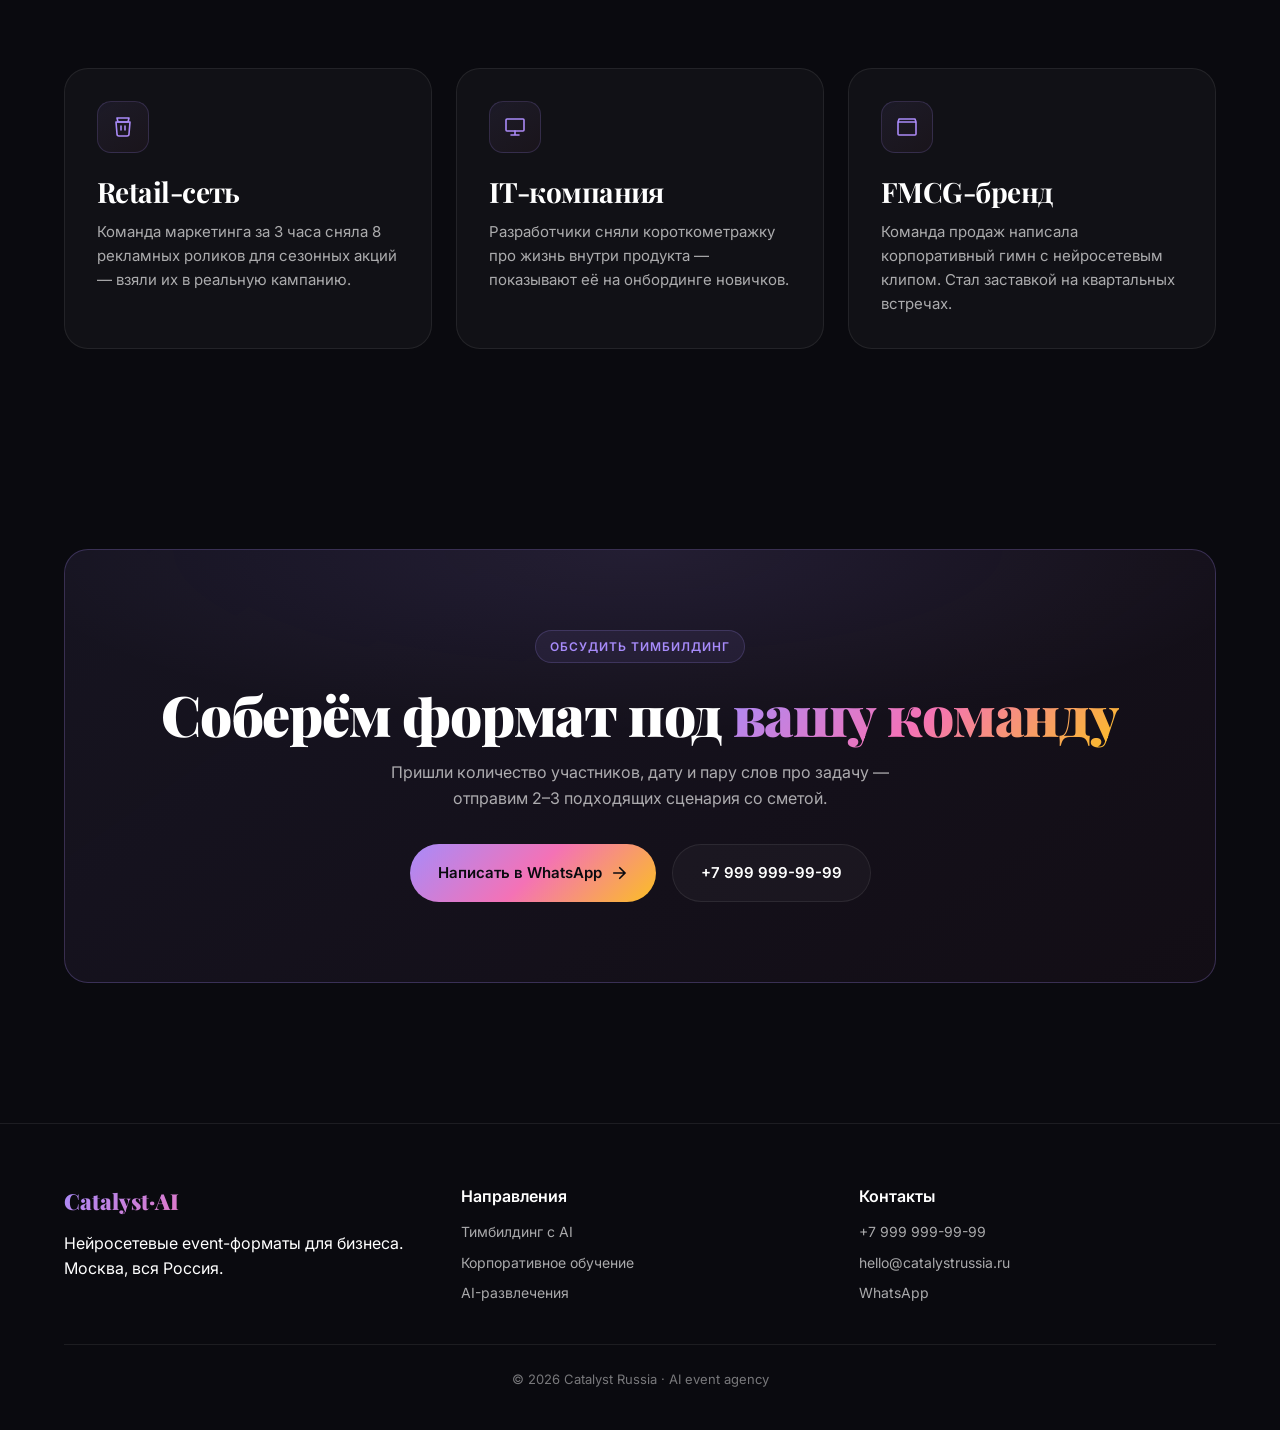
<file: teambuilding.html>
<!DOCTYPE html>
<html lang="ru">
<head>
<meta charset="UTF-8">
<meta name="viewport" content="width=device-width,initial-scale=1">
<title>AI-тимбилдинг в Москве — Catalyst Russia</title>
<meta name="description" content="AI-тимбилдинг: 4 формата на основе нейросетей. Команда создаёт рекламу, кино, хиты и стендап за один день. Москва, вся Россия.">
<link rel="preconnect" href="https://fonts.googleapis.com">
<link rel="preconnect" href="https://fonts.gstatic.com" crossorigin>
<link href="https://fonts.googleapis.com/css2?family=Playfair+Display:wght@700;900&family=Inter:wght@400;500;600;700&display=swap" rel="stylesheet">
<link rel="stylesheet" href="styles.css">
</head>
<body>

<nav class="nav">
  <a href="index.html" class="nav-logo">Catalyst·AI</a>
  <div class="nav-links">
    <span class="nav-pill"></span>
    <a class="nav-link" href="index.html">Главная</a>
    <a class="nav-link active" href="teambuilding.html">Тимбилдинг</a>
    <a class="nav-link" href="obuchenie.html">Обучение</a>
    <a class="nav-link" href="razvlecheniya.html">Развлечения</a>
  </div>
  <a href="#contact" class="nav-cta">Обсудить</a>
</nav>

<!-- HERO -->
<section class="hero">
  <div class="container">
    <div class="hero-inner reveal">
      <div class="eyebrow">AI-тимбилдинг</div>
      <h1>Команда <span class="grad-text">в деле,</span><br>а не на лекции</h1>
      <p class="hero-sub">Четыре формата, где команды за один день создают рекламу, короткометражки, хиты и стендап — с помощью нейросетей. Сплочение через результат, а не через верёвки и кричалки.</p>
      <div class="hero-ctas">
        <a href="#contact" class="btn btn-primary">Запросить смету
          <svg width="18" height="18" viewBox="0 0 24 24" fill="none" stroke="currentColor" stroke-width="2.2" stroke-linecap="round"><path d="M5 12h14M13 5l7 7-7 7"/></svg>
        </a>
        <a href="#formats" class="btn btn-ghost">Посмотреть форматы</a>
      </div>
    </div>
  </div>
</section>

<!-- WHY (не лекция не скука) -->
<section>
  <div class="container">
    <div class="section-head reveal">
      <div class="eyebrow">Почему не классика</div>
      <h2>Не лекция. Не скука. <span class="grad-text">Настоящая практика.</span></h2>
      <p class="lead">Мы не рассказываем про нейросети — мы даём командам делать с ними настоящие проекты. К концу дня у каждой команды есть готовый результат, который можно показать.</p>
    </div>

    <div class="features-grid">
      <div class="card reveal">
        <div class="lin-icon">
          <svg viewBox="0 0 24 24" fill="none" stroke="url(#g1)" stroke-linecap="round" stroke-linejoin="round"><defs><linearGradient id="g1" x1="0" y1="0" x2="24" y2="24"><stop offset="0" stop-color="#A78BFA"/><stop offset=".5" stop-color="#F472B6"/><stop offset="1" stop-color="#FBBF24"/></linearGradient></defs>
          <path d="M12 3a6 6 0 0 1 3 11.2V17a2 2 0 0 1-2 2h-2a2 2 0 0 1-2-2v-2.8A6 6 0 0 1 12 3z"/><path d="M10 21h4"/></svg>
        </div>
        <h3>Мозг включён</h3>
        <p>Задачи требуют решений, а не повторения. Команда думает, спорит, пробует — это и есть сплочение.</p>
      </div>
      <div class="card reveal">
        <div class="lin-icon">
          <svg viewBox="0 0 24 24" fill="none" stroke="url(#g2)" stroke-linecap="round" stroke-linejoin="round"><defs><linearGradient id="g2" x1="0" y1="0" x2="24" y2="24"><stop offset="0" stop-color="#A78BFA"/><stop offset=".5" stop-color="#F472B6"/><stop offset="1" stop-color="#FBBF24"/></linearGradient></defs>
          <path d="M13 3L4 14h7l-1 7 9-11h-7l1-7z"/></svg>
        </div>
        <h3>Быстрый результат</h3>
        <p>За 60–90 минут от идеи до готового проекта. Сразу виден прогресс — драйв не падает.</p>
      </div>
      <div class="card reveal">
        <div class="lin-icon">
          <svg viewBox="0 0 24 24" fill="none" stroke="url(#g3)" stroke-linecap="round" stroke-linejoin="round"><defs><linearGradient id="g3" x1="0" y1="0" x2="24" y2="24"><stop offset="0" stop-color="#A78BFA"/><stop offset=".5" stop-color="#F472B6"/><stop offset="1" stop-color="#FBBF24"/></linearGradient></defs>
          <circle cx="12" cy="12" r="9"/><circle cx="12" cy="12" r="5"/><circle cx="12" cy="12" r="1.5" fill="currentColor"/></svg>
        </div>
        <h3>Чёткая цель</h3>
        <p>У каждой команды своя роль: режиссёр, креатор, монтажёр. Без «посидел в стороне».</p>
      </div>
      <div class="card reveal">
        <div class="lin-icon">
          <svg viewBox="0 0 24 24" fill="none" stroke="url(#g4)" stroke-linecap="round" stroke-linejoin="round"><defs><linearGradient id="g4" x1="0" y1="0" x2="24" y2="24"><stop offset="0" stop-color="#A78BFA"/><stop offset=".5" stop-color="#F472B6"/><stop offset="1" stop-color="#FBBF24"/></linearGradient></defs>
          <path d="M8 21h8M12 17v4M6 3h12l-1 10a5 5 0 0 1-5 4 5 5 0 0 1-5-4L6 3z"/><path d="M6 6H3v3a3 3 0 0 0 3 3M18 6h3v3a3 3 0 0 1-3 3"/></svg>
        </div>
        <h3>Финальный показ</h3>
        <p>В конце — общая премьера. Команды показывают свои работы залу. Эмоции настоящие.</p>
      </div>
      <div class="card reveal">
        <div class="lin-icon">
          <svg viewBox="0 0 24 24" fill="none" stroke="url(#g5)" stroke-linecap="round" stroke-linejoin="round"><defs><linearGradient id="g5" x1="0" y1="0" x2="24" y2="24"><stop offset="0" stop-color="#A78BFA"/><stop offset=".5" stop-color="#F472B6"/><stop offset="1" stop-color="#FBBF24"/></linearGradient></defs>
          <path d="M4 7h16M4 12h16M4 17h10"/><circle cx="19" cy="17" r="2"/></svg>
        </div>
        <h3>Навык на будущее</h3>
        <p>Команда уносит не только впечатления, но и понимание — как использовать AI в реальной работе.</p>
      </div>
      <div class="card reveal">
        <div class="lin-icon">
          <svg viewBox="0 0 24 24" fill="none" stroke="url(#g6)" stroke-linecap="round" stroke-linejoin="round"><defs><linearGradient id="g6" x1="0" y1="0" x2="24" y2="24"><stop offset="0" stop-color="#A78BFA"/><stop offset=".5" stop-color="#F472B6"/><stop offset="1" stop-color="#FBBF24"/></linearGradient></defs>
          <path d="M3 12a9 9 0 1 0 9-9"/><path d="M12 3v4l3 2"/></svg>
        </div>
        <h3>Адаптируем под задачу</h3>
        <p>Под ваш продукт, бренд, внутренние задачи. Кейсы команды уходят в работу.</p>
      </div>
    </div>
  </div>
</section>

<!-- 4 FORMATS -->
<section id="formats">
  <div class="container">
    <div class="section-head reveal">
      <div class="eyebrow">Четыре формата</div>
      <h2>Выбери <span class="grad-text">механику</span></h2>
      <p class="lead">Все форматы — на 20–200 человек, длительность 4–6 часов. Можно собрать микс из двух-трёх.</p>
    </div>

    <div class="programs">
      <div class="prog reveal">
        <div class="lin-icon">
          <svg viewBox="0 0 24 24" fill="none" stroke="url(#gt1)" stroke-linecap="round" stroke-linejoin="round"><defs><linearGradient id="gt1" x1="0" y1="0" x2="24" y2="24"><stop offset="0" stop-color="#A78BFA"/><stop offset=".5" stop-color="#F472B6"/><stop offset="1" stop-color="#FBBF24"/></linearGradient></defs>
          <path d="M3 7h18M6 3v4M18 3v4"/><rect x="3" y="7" width="18" height="14" rx="2"/><path d="M8 13l3 3 5-6"/></svg>
        </div>
        <div class="prog-body">
          <h3>AI-Реклама Sprint</h3>
          <p>Команды получают бриф вашего бренда и за 90 минут снимают рекламный ролик силами нейросетей — сценарий, визуал, озвучка, монтаж.</p>
          <div class="prog-meta"><span>20–200 чел</span><span>4 часа</span><span>Результат: ролик</span></div>
        </div>
      </div>

      <div class="prog reveal">
        <div class="lin-icon">
          <svg viewBox="0 0 24 24" fill="none" stroke="url(#gt2)" stroke-linecap="round" stroke-linejoin="round"><defs><linearGradient id="gt2" x1="0" y1="0" x2="24" y2="24"><stop offset="0" stop-color="#A78BFA"/><stop offset=".5" stop-color="#F472B6"/><stop offset="1" stop-color="#FBBF24"/></linearGradient></defs>
          <rect x="3" y="6" width="18" height="12" rx="2"/><path d="M8 6v12M16 6v12"/><circle cx="12" cy="12" r="2"/></svg>
        </div>
        <div class="prog-body">
          <h3>Голливуд AI</h3>
          <p>Короткометражка от команды: выбор жанра, актёры из нейросети, локации — из Midjourney, монтаж — в Runway. Премьера в финале.</p>
          <div class="prog-meta"><span>20–150 чел</span><span>5–6 часов</span><span>Результат: фильм</span></div>
        </div>
      </div>

      <div class="prog reveal">
        <div class="lin-icon">
          <svg viewBox="0 0 24 24" fill="none" stroke="url(#gt3)" stroke-linecap="round" stroke-linejoin="round"><defs><linearGradient id="gt3" x1="0" y1="0" x2="24" y2="24"><stop offset="0" stop-color="#A78BFA"/><stop offset=".5" stop-color="#F472B6"/><stop offset="1" stop-color="#FBBF24"/></linearGradient></defs>
          <path d="M9 18V5l12-2v13"/><circle cx="6" cy="18" r="3"/><circle cx="18" cy="16" r="3"/></svg>
        </div>
        <div class="prog-body">
          <h3>AI-Хит</h3>
          <p>Каждая команда пишет песню про компанию: текст в ChatGPT, музыка в Suno, клип в Kling. В финале — корпоративный плейлист.</p>
          <div class="prog-meta"><span>30–300 чел</span><span>4 часа</span><span>Результат: хит</span></div>
        </div>
      </div>

      <div class="prog reveal">
        <div class="lin-icon">
          <svg viewBox="0 0 24 24" fill="none" stroke="url(#gt4)" stroke-linecap="round" stroke-linejoin="round"><defs><linearGradient id="gt4" x1="0" y1="0" x2="24" y2="24"><stop offset="0" stop-color="#A78BFA"/><stop offset=".5" stop-color="#F472B6"/><stop offset="1" stop-color="#FBBF24"/></linearGradient></defs>
          <path d="M12 2a3 3 0 0 0-3 3v7a3 3 0 0 0 6 0V5a3 3 0 0 0-3-3z"/><path d="M19 10v2a7 7 0 0 1-14 0v-2"/><path d="M12 19v3M8 22h8"/></svg>
        </div>
        <div class="prog-body">
          <h3>AI-Stand-up</h3>
          <p>Команды пишут стендап-номера про компанию с помощью ChatGPT, репетируют и выступают. Жюри — коллеги. Призы и ржач гарантированы.</p>
          <div class="prog-meta"><span>20–100 чел</span><span>4 часа</span><span>Результат: стендап</span></div>
        </div>
      </div>
    </div>
  </div>
</section>

<!-- TEAMS RESULTS -->
<section>
  <div class="container">
    <div class="section-head reveal">
      <div class="eyebrow">Что получилось у команд</div>
      <h2>Реальные <span class="grad-text">кейсы наших клиентов</span></h2>
      <p class="lead">За день команды из маркетинга, продаж и финансов выдают результат уровня продакшн-студии.</p>
    </div>

    <div class="features-grid">
      <div class="card reveal">
        <div class="lin-icon">
          <svg viewBox="0 0 24 24" fill="none" stroke="url(#gc1)" stroke-linecap="round" stroke-linejoin="round"><defs><linearGradient id="gc1" x1="0" y1="0" x2="24" y2="24"><stop offset="0" stop-color="#A78BFA"/><stop offset=".5" stop-color="#F472B6"/><stop offset="1" stop-color="#FBBF24"/></linearGradient></defs>
          <path d="M6 3h12l-1 4H7L6 3z"/><path d="M5 7h14l-1 12a2 2 0 0 1-2 2H8a2 2 0 0 1-2-2L5 7z"/><path d="M10 11v4M14 11v4"/></svg>
        </div>
        <h3>Retail-сеть</h3>
        <p>Команда маркетинга за 3 часа сняла 8 рекламных роликов для сезонных акций — взяли их в реальную кампанию.</p>
      </div>
      <div class="card reveal">
        <div class="lin-icon">
          <svg viewBox="0 0 24 24" fill="none" stroke="url(#gc2)" stroke-linecap="round" stroke-linejoin="round"><defs><linearGradient id="gc2" x1="0" y1="0" x2="24" y2="24"><stop offset="0" stop-color="#A78BFA"/><stop offset=".5" stop-color="#F472B6"/><stop offset="1" stop-color="#FBBF24"/></linearGradient></defs>
          <rect x="3" y="4" width="18" height="12" rx="1"/><path d="M8 20h8M12 16v4"/></svg>
        </div>
        <h3>IT-компания</h3>
        <p>Разработчики сняли короткометражку про жизнь внутри продукта — показывают её на онбординге новичков.</p>
      </div>
      <div class="card reveal">
        <div class="lin-icon">
          <svg viewBox="0 0 24 24" fill="none" stroke="url(#gc3)" stroke-linecap="round" stroke-linejoin="round"><defs><linearGradient id="gc3" x1="0" y1="0" x2="24" y2="24"><stop offset="0" stop-color="#A78BFA"/><stop offset=".5" stop-color="#F472B6"/><stop offset="1" stop-color="#FBBF24"/></linearGradient></defs>
          <path d="M3 7l1-3h16l1 3"/><rect x="3" y="7" width="18" height="13" rx="1"/><path d="M9 12h6"/></svg>
        </div>
        <h3>FMCG-бренд</h3>
        <p>Команда продаж написала корпоративный гимн с нейросетевым клипом. Стал заставкой на квартальных встречах.</p>
      </div>
    </div>
  </div>
</section>

<!-- CTA -->
<section id="contact">
  <div class="container">
    <div class="cta-block reveal">
      <div class="eyebrow">Обсудить тимбилдинг</div>
      <h2>Соберём формат под <span class="grad-text">вашу команду</span></h2>
      <p>Пришли количество участников, дату и пару слов про задачу — отправим 2–3 подходящих сценария со сметой.</p>
      <div class="hero-ctas" style="justify-content:center">
        <a href="https://wa.me/79999999999" class="btn btn-primary">Написать в WhatsApp
          <svg width="18" height="18" viewBox="0 0 24 24" fill="none" stroke="currentColor" stroke-width="2.2" stroke-linecap="round"><path d="M5 12h14M13 5l7 7-7 7"/></svg>
        </a>
        <a href="tel:+79999999999" class="btn btn-ghost">+7 999 999-99-99</a>
      </div>
    </div>
  </div>
</section>

<footer>
  <div class="container">
    <div class="footer-grid">
      <div>
        <div class="footer-brand">Catalyst·AI</div>
        <p>Нейросетевые event-форматы для бизнеса. Москва, вся Россия.</p>
      </div>
      <div>
        <div style="color:var(--text);font-weight:600;margin-bottom:12px">Направления</div>
        <div class="footer-links">
          <a href="teambuilding.html">Тимбилдинг с AI</a>
          <a href="obuchenie.html">Корпоративное обучение</a>
          <a href="razvlecheniya.html">AI-развлечения</a>
        </div>
      </div>
      <div>
        <div style="color:var(--text);font-weight:600;margin-bottom:12px">Контакты</div>
        <div class="footer-links">
          <a href="tel:+79999999999">+7 999 999-99-99</a>
          <a href="mailto:hello@catalystrussia.ru">hello@catalystrussia.ru</a>
          <a href="https://wa.me/79999999999">WhatsApp</a>
        </div>
      </div>
    </div>
    <div class="footer-bottom">© 2026 Catalyst Russia · AI event agency</div>
  </div>
</footer>

<script src="app.js"></script>
</body>
</html>
</file>
<file: styles.css>
/* ============ NEURAL STYLE — Catalyst AI ============ */
:root{
  --bg:#0a0a0f;
  --bg-2:#0f0f1a;
  --surface:rgba(255,255,255,0.03);
  --surface-2:rgba(255,255,255,0.05);
  --border:rgba(255,255,255,0.08);
  --border-hover:rgba(167,139,250,0.25);
  --text:#ffffff;
  --text-muted:rgba(255,255,255,0.65);
  --text-dim:rgba(255,255,255,0.45);
  --accent-1:#A78BFA;
  --accent-2:#F472B6;
  --accent-3:#FBBF24;
  --grad: linear-gradient(135deg,#A78BFA 0%,#F472B6 50%,#FBBF24 100%);
  --grad-soft: linear-gradient(145deg,rgba(167,139,250,0.08),rgba(244,114,182,0.04));
  --radius:16px;
  --radius-lg:24px;
  --ease: cubic-bezier(.2,.9,.3,1.1);
}
*{box-sizing:border-box;margin:0;padding:0}
html{scroll-behavior:smooth}
body{
  font-family:'Inter',system-ui,-apple-system,sans-serif;
  background:var(--bg);
  color:var(--text);
  line-height:1.6;
  overflow-x:hidden;
  -webkit-font-smoothing:antialiased;
}
body::before{
  content:'';position:fixed;inset:0;pointer-events:none;z-index:0;
  background:
    radial-gradient(ellipse 80% 50% at 20% 0%, rgba(167,139,250,0.12),transparent 60%),
    radial-gradient(ellipse 60% 40% at 80% 100%, rgba(244,114,182,0.08),transparent 60%);
}
a{color:inherit;text-decoration:none}
img{max-width:100%;display:block}

/* ===== NAV (bubble) ===== */
.nav{
  position:fixed;top:20px;left:50%;transform:translateX(-50%);
  z-index:100;
  display:flex;align-items:center;gap:8px;
  padding:8px;
  background:rgba(15,15,26,0.8);
  backdrop-filter:blur(20px);
  -webkit-backdrop-filter:blur(20px);
  border:1px solid var(--border);
  border-radius:100px;
}
.nav-logo{
  padding:8px 14px;font-weight:700;font-size:15px;letter-spacing:-0.01em;
  background:var(--grad);-webkit-background-clip:text;background-clip:text;color:transparent;
}
.nav-links{position:relative;display:flex;gap:2px}
.nav-link{
  position:relative;z-index:2;
  padding:10px 18px;font-size:14px;font-weight:500;color:var(--text-muted);
  transition:color .3s var(--ease);
  border-radius:100px;
}
.nav-link:hover,.nav-link.active{color:var(--text)}
.nav-pill{
  position:absolute;z-index:1;top:0;left:0;height:100%;
  background:rgba(167,139,250,0.12);border-radius:100px;
  opacity:0;transition:all .4s var(--ease);
}
.nav-cta{
  margin-left:8px;padding:10px 20px;font-size:14px;font-weight:600;
  background:var(--grad);color:#0a0a0f;border-radius:100px;
  transition:transform .3s var(--ease),box-shadow .3s;
}
.nav-cta:hover{transform:translateY(-1px);box-shadow:0 10px 30px rgba(167,139,250,0.3)}

/* ===== LAYOUT ===== */
.container{max-width:1200px;margin:0 auto;padding:0 24px;position:relative;z-index:1}
section{padding:100px 0;position:relative;z-index:1}
.section-head{text-align:center;max-width:780px;margin:0 auto 72px}
.eyebrow{
  display:inline-block;padding:6px 14px;margin-bottom:20px;
  font-size:12px;font-weight:600;letter-spacing:.08em;text-transform:uppercase;
  color:var(--accent-1);background:rgba(167,139,250,0.08);
  border:1px solid rgba(167,139,250,0.2);border-radius:100px;
}
h1,h2,h3{font-family:'Playfair Display',serif;font-weight:900;letter-spacing:-0.02em;line-height:1.1}
h1{font-size:clamp(40px,6vw,76px)}
h2{font-size:clamp(32px,4.5vw,56px);margin-bottom:18px}
h3{font-size:clamp(22px,2.5vw,28px);font-weight:700}
.grad-text{background:var(--grad);-webkit-background-clip:text;background-clip:text;color:transparent}
.lead{font-size:18px;color:var(--text-muted);max-width:640px;margin:0 auto}

/* ===== HERO ===== */
.hero{min-height:100vh;display:flex;align-items:center;padding-top:120px;padding-bottom:60px}
.hero-inner{text-align:center;max-width:920px;margin:0 auto}
.hero h1{margin-bottom:28px}
.hero-sub{font-size:20px;color:var(--text-muted);max-width:680px;margin:0 auto 40px}
.hero-ctas{display:flex;gap:16px;justify-content:center;flex-wrap:wrap}
.btn{
  display:inline-flex;align-items:center;gap:8px;
  padding:16px 28px;font-size:15px;font-weight:600;border-radius:100px;
  transition:transform .3s var(--ease),box-shadow .3s,background .3s;
  cursor:pointer;border:none;
}
.btn-primary{background:var(--grad);color:#0a0a0f}
.btn-primary:hover{transform:translateY(-2px);box-shadow:0 20px 40px rgba(167,139,250,0.3)}
.btn-ghost{background:var(--surface);color:var(--text);border:1px solid var(--border)}
.btn-ghost:hover{background:var(--surface-2);border-color:var(--border-hover)}

/* ===== LINEAR ICON (Linear/Framer style) ===== */
.lin-icon{
  width:52px;height:52px;border-radius:14px;
  background:var(--grad-soft);
  border:1px solid rgba(167,139,250,0.18);
  display:flex;align-items:center;justify-content:center;
  margin-bottom:24px;
  transition:transform .35s var(--ease),border-color .35s;
}
.lin-icon svg{width:24px;height:24px;stroke-width:1.6}

/* ===== CARD ===== */
.card{
  padding:32px;border-radius:var(--radius-lg);
  background:var(--surface);border:1px solid var(--border);
  transition:all .4s var(--ease);
  position:relative;overflow:hidden;
}
.card:hover{border-color:var(--border-hover);transform:translateY(-4px);background:var(--surface-2)}
.card:hover .lin-icon{transform:scale(1.08) rotate(-2deg);border-color:rgba(167,139,250,0.4)}
.card h3{margin-bottom:12px}
.card p{color:var(--text-muted);font-size:15px}

/* ===== DIRECTION PREVIEW (3 cards on main) ===== */
.directions{display:grid;grid-template-columns:repeat(3,1fr);gap:24px}
.dir-preview{
  display:block;padding:40px 32px;border-radius:var(--radius-lg);
  background:var(--surface);border:1px solid var(--border);
  transition:all .4s var(--ease);position:relative;overflow:hidden;
  cursor:pointer;
}
.dir-preview::before{
  content:'';position:absolute;inset:0;opacity:0;transition:opacity .4s;
  background:radial-gradient(ellipse 100% 50% at 50% 0%,rgba(167,139,250,0.15),transparent 70%);
}
.dir-preview:hover{border-color:var(--border-hover);transform:translateY(-6px)}
.dir-preview:hover::before{opacity:1}
.dir-preview:hover .lin-icon{transform:scale(1.08) rotate(-2deg);border-color:rgba(167,139,250,0.4)}
.dir-preview .lin-icon{width:64px;height:64px;border-radius:18px;margin-bottom:28px}
.dir-preview .lin-icon svg{width:28px;height:28px}
.dir-preview h3{font-size:24px;margin-bottom:12px}
.dir-preview p{color:var(--text-muted);margin-bottom:24px;font-size:15px}
.dir-arrow{
  display:inline-flex;align-items:center;gap:8px;font-weight:600;font-size:14px;
  background:var(--grad);-webkit-background-clip:text;background-clip:text;color:transparent;
}
.dir-preview:hover .dir-arrow-icon{transform:translateX(4px)}
.dir-arrow-icon{transition:transform .3s var(--ease);stroke:var(--accent-2)}

/* ===== ABOUT US block ===== */
.about{display:grid;grid-template-columns:1fr 1fr;gap:80px;align-items:center}
.about-text h2{text-align:left}
.about-text p{color:var(--text-muted);font-size:17px;margin-bottom:20px}
.about-stats{display:grid;grid-template-columns:repeat(2,1fr);gap:20px;margin-top:32px}
.about-stat{padding:24px;background:var(--surface);border:1px solid var(--border);border-radius:var(--radius)}
.about-stat .num{font-family:'Playfair Display',serif;font-size:40px;font-weight:900;background:var(--grad);-webkit-background-clip:text;background-clip:text;color:transparent;line-height:1}
.about-stat .label{font-size:14px;color:var(--text-muted);margin-top:8px}
.about-visual{
  aspect-ratio:1/1;border-radius:var(--radius-lg);
  background:var(--grad-soft);border:1px solid var(--border);
  display:flex;align-items:center;justify-content:center;
  position:relative;overflow:hidden;
}
.about-visual img{width:100%;height:100%;object-fit:cover}

/* ===== FEATURES GRID (bento) ===== */
.features-grid{display:grid;grid-template-columns:repeat(3,1fr);gap:24px}

/* ===== STATS ===== */
.stats-grid{display:grid;grid-template-columns:repeat(4,1fr);gap:24px}
.stat{padding:32px;background:var(--surface);border:1px solid var(--border);border-radius:var(--radius-lg);text-align:center}
.stat-num{font-family:'Playfair Display',serif;font-size:clamp(40px,5vw,64px);font-weight:900;background:var(--grad);-webkit-background-clip:text;background-clip:text;color:transparent;line-height:1}
.stat-label{margin-top:12px;font-size:14px;color:var(--text-muted)}

/* ===== TIMELINE 60·90·30 ===== */
.timeline{display:grid;grid-template-columns:repeat(4,1fr);gap:24px;position:relative}
.timeline::before{
  content:'';position:absolute;top:52px;left:10%;right:10%;height:1px;
  background:linear-gradient(90deg,transparent,rgba(167,139,250,0.3),transparent);
}
.tl-step{text-align:center;padding:32px 16px;position:relative;z-index:1}
.tl-pill{
  display:inline-block;padding:4px 12px;margin-top:16px;
  font-size:12px;font-weight:600;letter-spacing:.05em;
  background:rgba(167,139,250,0.1);border:1px solid rgba(167,139,250,0.2);
  border-radius:100px;color:var(--accent-1);
}
.tl-step h3{font-size:18px;margin:12px 0 8px;font-family:'Inter',sans-serif;font-weight:700}
.tl-step p{font-size:14px;color:var(--text-muted)}
.tl-step .lin-icon{margin:0 auto 16px;background:var(--bg-2);border:1px solid rgba(167,139,250,0.25)}

/* ===== PROGRAMS LIST ===== */
.programs{display:grid;grid-template-columns:repeat(2,1fr);gap:20px}
.prog{
  padding:28px;background:var(--surface);border:1px solid var(--border);
  border-radius:var(--radius-lg);transition:all .4s var(--ease);
  display:flex;gap:20px;align-items:flex-start;
}
.prog:hover{border-color:var(--border-hover);transform:translateX(4px);background:var(--surface-2)}
.prog .lin-icon{margin-bottom:0;flex-shrink:0}
.prog-body h3{font-size:18px;margin-bottom:8px;font-family:'Inter',sans-serif;font-weight:700}
.prog-body p{font-size:14px;color:var(--text-muted)}
.prog-meta{margin-top:10px;font-size:12px;color:var(--text-dim);display:flex;gap:14px}

/* ===== EXPERT CARD ===== */
.expert{
  display:grid;grid-template-columns:320px 1fr;gap:56px;align-items:center;
  padding:56px;background:var(--surface);border:1px solid var(--border);
  border-radius:var(--radius-lg);
}
.expert-photo{
  aspect-ratio:1/1;border-radius:var(--radius-lg);overflow:hidden;
  border:1px solid var(--border);
}
.expert-photo img{width:100%;height:100%;object-fit:cover}
.expert-body h3{font-size:32px;margin-bottom:12px;font-family:'Playfair Display',serif;font-weight:900}
.expert-role{color:var(--accent-1);font-size:14px;margin-bottom:20px;font-weight:600}
.expert-body p{color:var(--text-muted);margin-bottom:16px}

/* ===== CTA BLOCK ===== */
.cta-block{
  text-align:center;padding:80px 40px;
  background:var(--grad-soft);border:1px solid var(--border-hover);
  border-radius:var(--radius-lg);position:relative;overflow:hidden;
}
.cta-block::before{
  content:'';position:absolute;inset:0;opacity:.5;
  background:radial-gradient(ellipse 80% 60% at 50% 0%,rgba(167,139,250,0.2),transparent 70%);
}
.cta-block > *{position:relative;z-index:1}
.cta-block h2{margin-bottom:16px}
.cta-block p{color:var(--text-muted);margin-bottom:32px;max-width:560px;margin-left:auto;margin-right:auto}

/* ===== FOOTER ===== */
footer{padding:60px 0 40px;border-top:1px solid var(--border);margin-top:40px}
.footer-grid{display:grid;grid-template-columns:1fr 1fr 1fr;gap:40px;margin-bottom:40px}
.footer-brand{font-family:'Playfair Display',serif;font-weight:900;font-size:22px;margin-bottom:12px;background:var(--grad);-webkit-background-clip:text;background-clip:text;color:transparent}
.footer p{color:var(--text-muted);font-size:14px}
.footer-links{display:flex;flex-direction:column;gap:8px}
.footer-links a{color:var(--text-muted);font-size:14px;transition:color .3s}
.footer-links a:hover{color:var(--text)}
.footer-bottom{padding-top:24px;border-top:1px solid var(--border);text-align:center;color:var(--text-dim);font-size:13px}

/* ===== REVEAL ===== */
.reveal{opacity:0;transform:translateY(30px);transition:opacity .8s var(--ease),transform .8s var(--ease)}
.reveal.visible{opacity:1;transform:none}

/* ===== MOBILE ===== */
@media (max-width:860px){
  .nav{top:12px;padding:6px;gap:4px;max-width:calc(100% - 24px)}
  .nav-logo{padding:6px 10px;font-size:13px}
  .nav-link{padding:8px 12px;font-size:13px}
  .nav-cta{padding:8px 14px;font-size:13px;margin-left:4px}
  .nav-links{display:none}
  section{padding:72px 0}
  .section-head{margin-bottom:48px}
  .directions,.features-grid,.programs{grid-template-columns:1fr}
  .stats-grid{grid-template-columns:repeat(2,1fr)}
  .timeline{grid-template-columns:1fr;gap:12px}
  .timeline::before{display:none}
  .about{grid-template-columns:1fr;gap:40px}
  .expert{grid-template-columns:1fr;gap:32px;padding:32px}
  .expert-photo{max-width:240px;margin:0 auto}
  .footer-grid{grid-template-columns:1fr;gap:24px}
  .hero{padding-top:100px}
  .hero-ctas{flex-direction:column;width:100%}
  .hero-ctas .btn{width:100%;justify-content:center}
}
</file>
